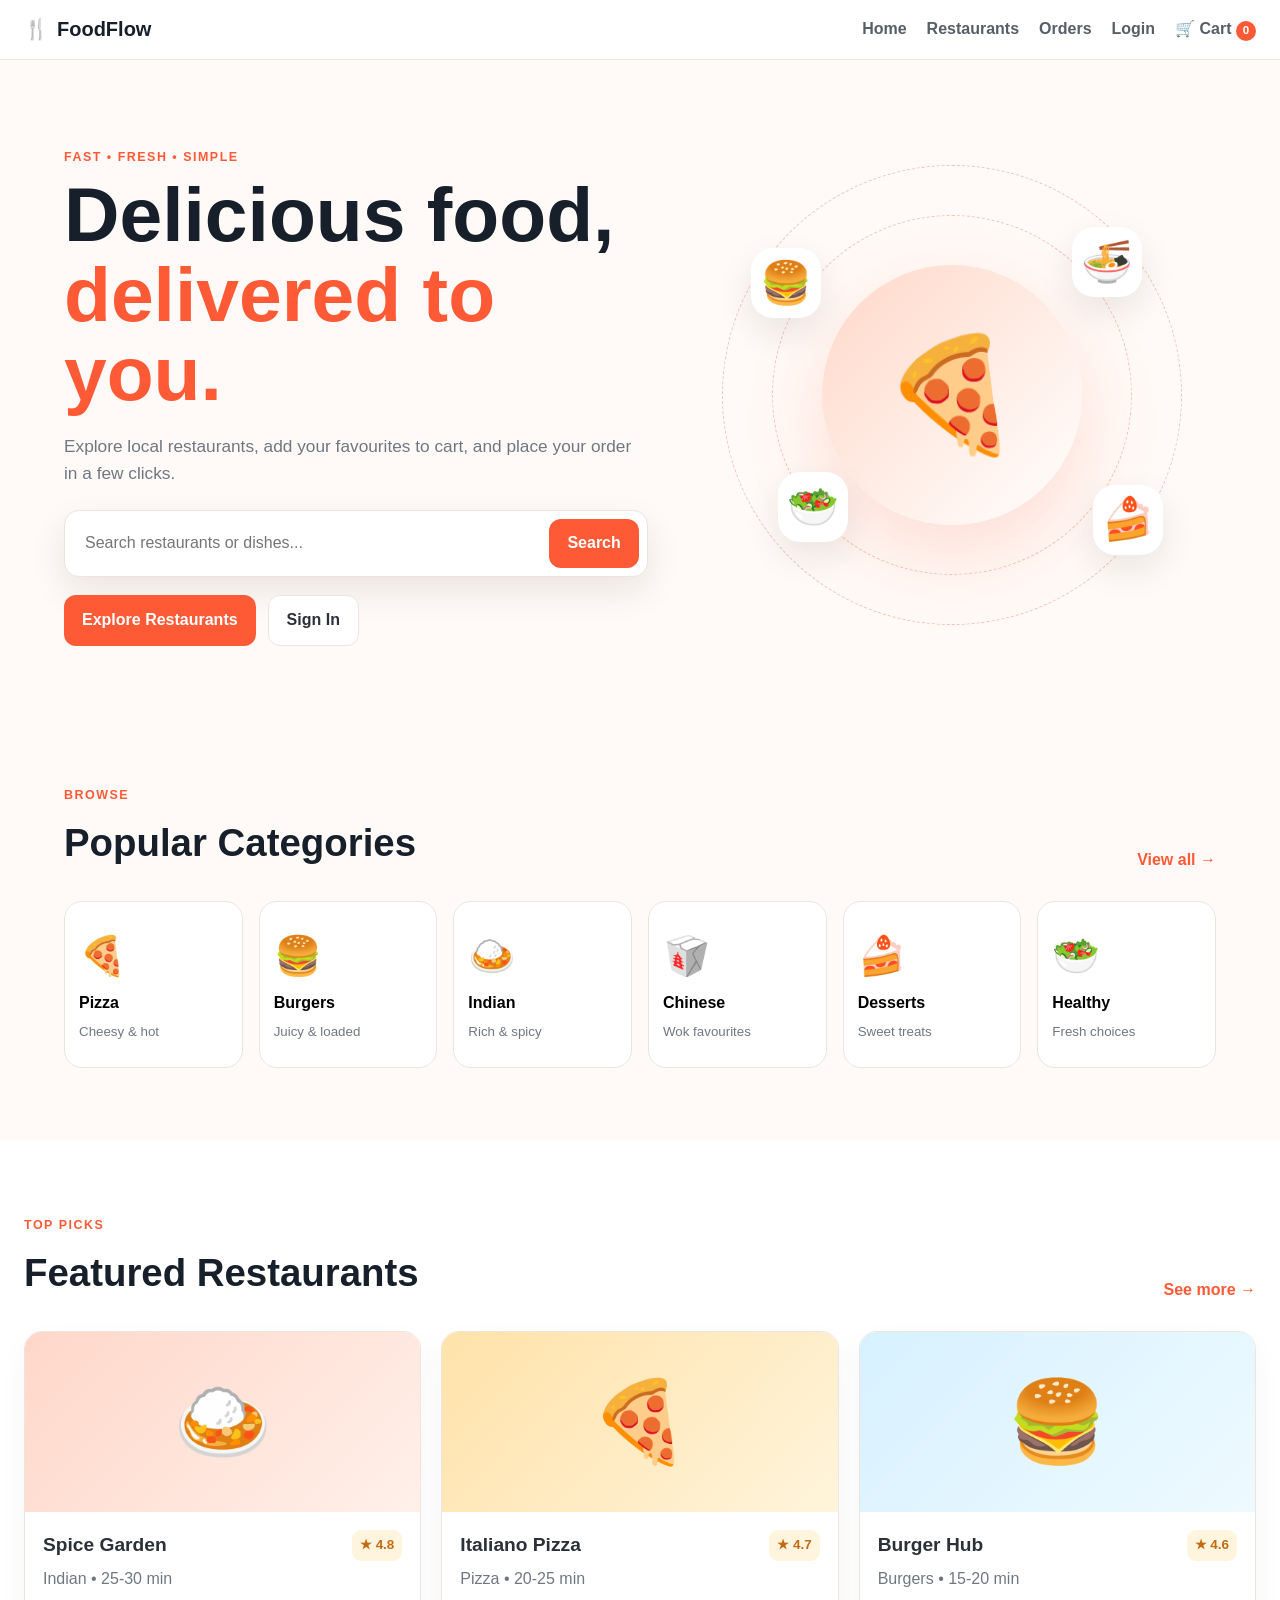
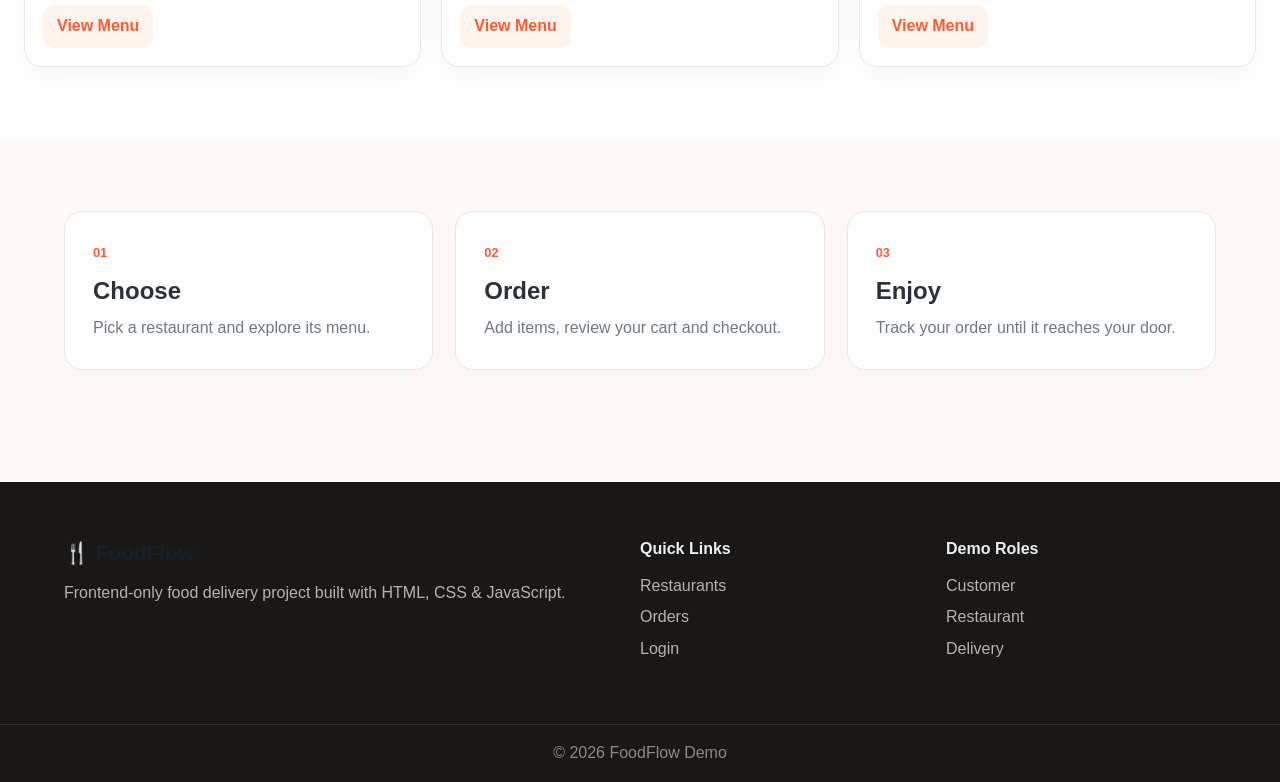
<file: FoodFlow_Complete/index.html>
<!DOCTYPE html>
<html lang="en">
<head>
  <meta charset="UTF-8">
  <meta name="viewport" content="width=device-width, initial-scale=1.0">
  <title>FoodFlow - Online Food Delivery</title>
  <link rel="stylesheet" href="css/style.css">
  <link rel="stylesheet" href="css/navbar.css">
  <link rel="stylesheet" href="css/cards.css">
  <link rel="stylesheet" href="css/responsive.css">
</head>
<body>
  <header class="navbar" id="navbar">
    <a class="logo" href="index.html">🍴 <span>FoodFlow</span></a>
    <button class="menu-toggle" aria-label="Toggle menu">☰</button>
    <nav class="nav-links">
      <a href="index.html">Home</a>
      <a href="pages/restaurants.html">Restaurants</a>
      <a href="pages/orders.html">Orders</a>
      <a href="pages/login.html" class="login-link">Login</a>
      <a href="pages/cart.html" class="cart-link">🛒 Cart <span class="cart-count">0</span></a>
    </nav>
  </header>

  <main>
    <section class="hero">
      <div class="hero-content">
        <span class="eyebrow">FAST • FRESH • SIMPLE</span>
        <h1>Delicious food,<br><span>delivered to you.</span></h1>
        <p>Explore local restaurants, add your favourites to cart, and place your order in a few clicks.</p>
        <div class="search-box">
          <input id="homeSearch" type="search" placeholder="Search restaurants or dishes...">
          <button id="homeSearchBtn" class="btn btn-primary">Search</button>
        </div>
        <div class="hero-actions">
          <a class="btn btn-primary" href="pages/restaurants.html">Explore Restaurants</a>
          <a class="btn btn-light" href="pages/login.html">Sign In</a>
        </div>
      </div>
      <div class="hero-art">
        <div class="food-orbit orbit-1"></div>
        <div class="food-orbit orbit-2"></div>
        <div class="food-circle">🍕</div>
        <span class="floating-food f1">🍔</span>
        <span class="floating-food f2">🍜</span>
        <span class="floating-food f3">🥗</span>
        <span class="floating-food f4">🍰</span>
      </div>
    </section>

    <section class="section">
      <div class="section-heading">
        <div>
          <span class="eyebrow">BROWSE</span>
          <h2>Popular Categories</h2>
        </div>
        <a href="pages/restaurants.html">View all →</a>
      </div>
      <div class="category-grid">
        <button class="category-card" data-category="Pizza"><span>🍕</span><strong>Pizza</strong><small>Cheesy & hot</small></button>
        <button class="category-card" data-category="Burgers"><span>🍔</span><strong>Burgers</strong><small>Juicy & loaded</small></button>
        <button class="category-card" data-category="Indian"><span>🍛</span><strong>Indian</strong><small>Rich & spicy</small></button>
        <button class="category-card" data-category="Chinese"><span>🥡</span><strong>Chinese</strong><small>Wok favourites</small></button>
        <button class="category-card" data-category="Desserts"><span>🍰</span><strong>Desserts</strong><small>Sweet treats</small></button>
        <button class="category-card" data-category="Healthy"><span>🥗</span><strong>Healthy</strong><small>Fresh choices</small></button>
      </div>
    </section>

    <section class="section soft-section">
      <div class="section-heading">
        <div>
          <span class="eyebrow">TOP PICKS</span>
          <h2>Featured Restaurants</h2>
        </div>
        <a href="pages/restaurants.html">See more →</a>
      </div>
      <div class="restaurant-grid">
        <article class="restaurant-card">
          <div class="restaurant-cover gradient-1"><span>🍛</span></div>
          <div class="restaurant-body">
            <div class="card-row"><h3>Spice Garden</h3><span class="rating">★ 4.8</span></div>
            <p>Indian • 25-30 min</p>
            <a class="btn btn-small" href="pages/menu.html?restaurant=spice-garden">View Menu</a>
          </div>
        </article>
        <article class="restaurant-card">
          <div class="restaurant-cover gradient-2"><span>🍕</span></div>
          <div class="restaurant-body">
            <div class="card-row"><h3>Italiano Pizza</h3><span class="rating">★ 4.7</span></div>
            <p>Pizza • 20-25 min</p>
            <a class="btn btn-small" href="pages/menu.html?restaurant=italiano-pizza">View Menu</a>
          </div>
        </article>
        <article class="restaurant-card">
          <div class="restaurant-cover gradient-3"><span>🍔</span></div>
          <div class="restaurant-body">
            <div class="card-row"><h3>Burger Hub</h3><span class="rating">★ 4.6</span></div>
            <p>Burgers • 15-20 min</p>
            <a class="btn btn-small" href="pages/menu.html?restaurant=burger-hub">View Menu</a>
          </div>
        </article>
      </div>
    </section>

    <section class="section">
      <div class="steps-container">
        <div><span>01</span><h3>Choose</h3><p>Pick a restaurant and explore its menu.</p></div>
        <div><span>02</span><h3>Order</h3><p>Add items, review your cart and checkout.</p></div>
        <div><span>03</span><h3>Enjoy</h3><p>Track your order until it reaches your door.</p></div>
      </div>
    </section>
  </main>

  <footer class="footer">
    <div class="footer-container">
      <div><div class="logo">🍴 FoodFlow</div><p>Frontend-only food delivery project built with HTML, CSS & JavaScript.</p></div>
      <div><h4>Quick Links</h4><a href="pages/restaurants.html">Restaurants</a><a href="pages/orders.html">Orders</a><a href="pages/login.html">Login</a></div>
      <div><h4>Demo Roles</h4><p>Customer</p><p>Restaurant</p><p>Delivery</p></div>
    </div>
    <div class="footer-bottom">© 2026 FoodFlow Demo</div>
  </footer>

  <script src="js/main.js"></script>
  <script src="js/auth.js"></script>
</body>
</html>
</file>
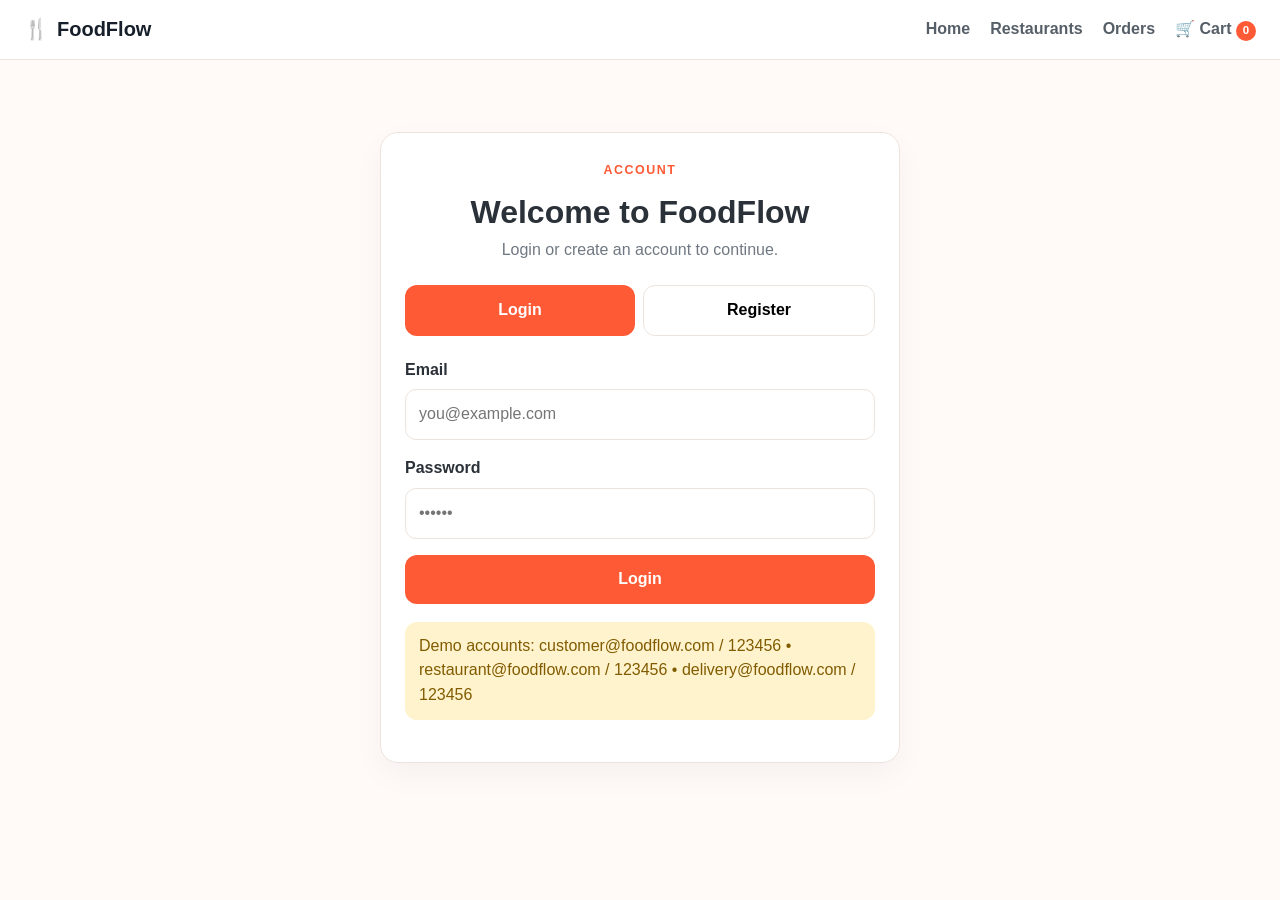
<file: FoodFlow_Complete/delivery/dashboard.html>
<!DOCTYPE html>
<html lang="en"><head><meta charset="UTF-8"><meta name="viewport" content="width=device-width,initial-scale=1.0"><title>Delivery Dashboard - FoodFlow</title><link rel="stylesheet" href="../css/style.css"><link rel="stylesheet" href="../css/navbar.css"><link rel="stylesheet" href="../css/responsive.css"><style>.stats{display:grid;grid-template-columns:repeat(3,1fr);gap:15px;margin:20px auto;max-width:1200px;padding:0 24px}.stat{background:#fff;border:1px solid var(--border);padding:20px;border-radius:16px}.stat small{color:var(--muted)}.stat strong{display:block;font-size:2rem;margin-top:6px}@media(max-width:700px){.stats{grid-template-columns:1fr}}</style></head>
<body data-role="delivery"><header class="navbar"><a class="logo" href="../index.html">🍴 <span>FoodFlow</span></a><nav class="nav-links"><a href="dashboard.html">Dashboard</a><a href="deliveries.html">Deliveries</a><a href="../index.html">Customer View</a><a href="#" data-logout>Logout</a></nav><button class="menu-toggle">☰</button></header>
<main><div class="page-header"><span class="eyebrow">DELIVERY PANEL</span><h1>Delivery Dashboard</h1><p>Pick up and deliver customer orders.</p></div><div class="stats"><div class="stat"><small>Total Orders</small><strong data-stat="orders">0</strong></div><div class="stat"><small>Active</small><strong data-stat="pending">0</strong></div><div class="stat"><small>Customers</small><strong data-stat="customers">0</strong></div></div><section class="section" style="padding-top:10px;max-width:1000px"><h2 style="margin-bottom:14px">Active Deliveries</h2><div data-order-list></div></section></main><script src="../js/auth.js"></script><script src="../js/dashboard.js"></script></body></html>
</file>
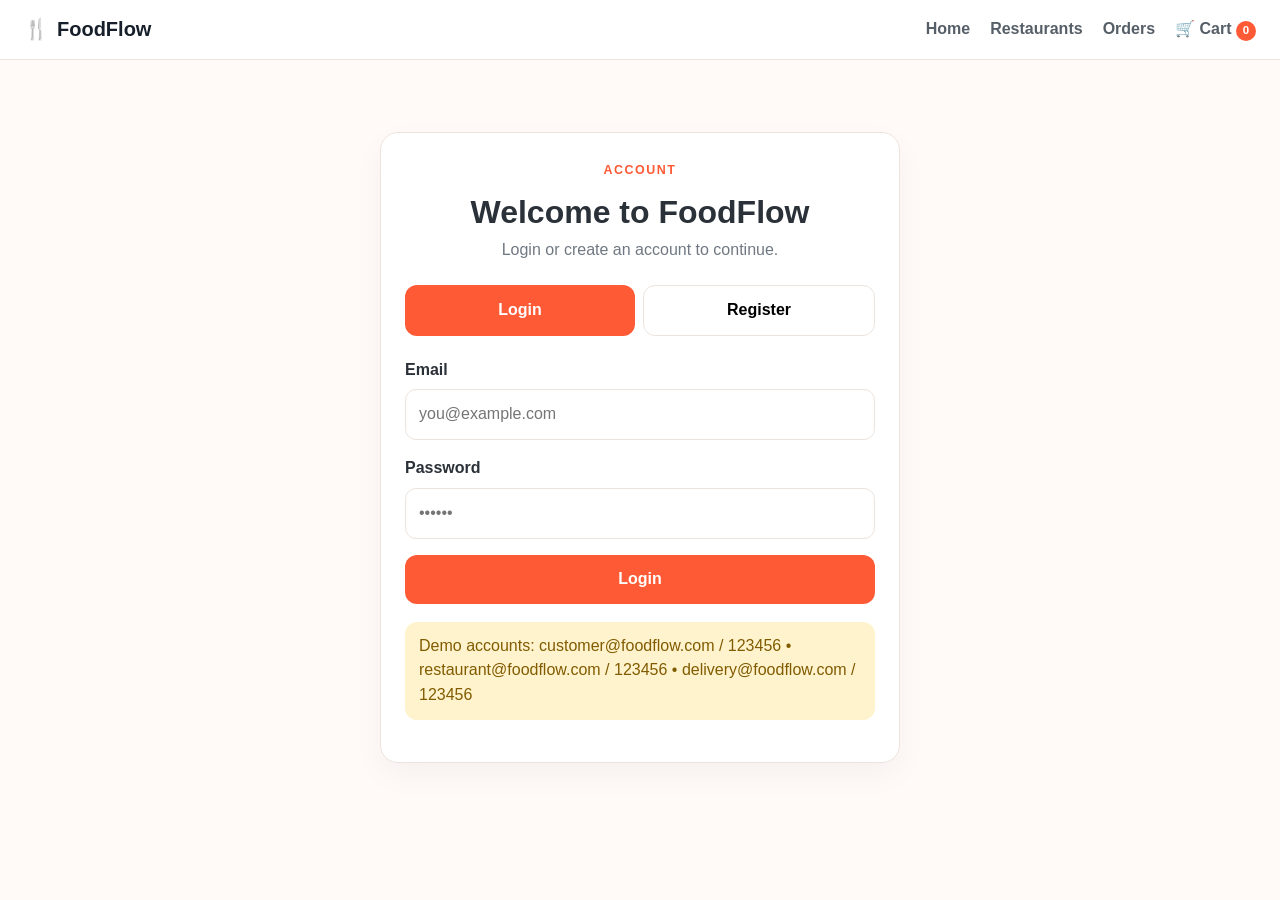
<file: FoodFlow_Complete/delivery/deliveries.html>
<!DOCTYPE html>
<html lang="en"><head><meta charset="UTF-8"><meta name="viewport" content="width=device-width,initial-scale=1.0"><title>Deliveries - FoodFlow</title><link rel="stylesheet" href="../css/style.css"><link rel="stylesheet" href="../css/navbar.css"><link rel="stylesheet" href="../css/responsive.css"></head>
<body data-role="delivery"><header class="navbar"><a class="logo" href="../index.html">🍴 <span>FoodFlow</span></a><nav class="nav-links"><a href="dashboard.html">Dashboard</a><a href="deliveries.html">Deliveries</a><a href="#" data-logout>Logout</a></nav><button class="menu-toggle">☰</button></header>
<main><div class="page-header"><span class="eyebrow">DELIVERY QUEUE</span><h1>Deliveries</h1><p>Manage pickup and delivery status.</p></div><section class="section" style="padding-top:10px;max-width:1000px"><div data-order-list></div></section></main><script src="../js/auth.js"></script><script src="../js/dashboard.js"></script></body></html>
</file>
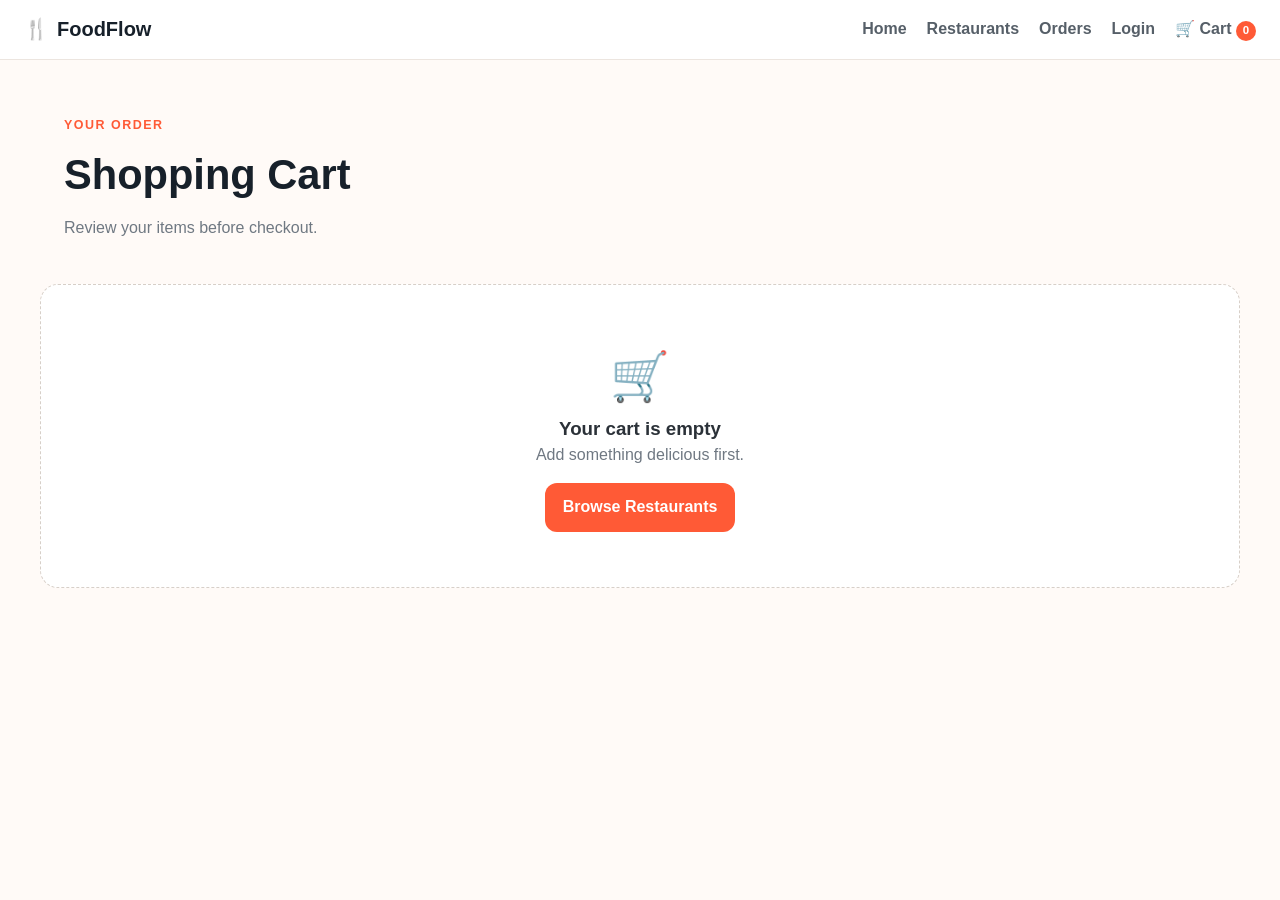
<file: FoodFlow_Complete/pages/cart.html>
<!DOCTYPE html>
<html lang="en"><head><meta charset="UTF-8"><meta name="viewport" content="width=device-width,initial-scale=1.0"><title>Cart - FoodFlow</title><link rel="stylesheet" href="../css/style.css"><link rel="stylesheet" href="../css/navbar.css"><link rel="stylesheet" href="../css/responsive.css">
<style>.cart-layout{max-width:1200px;margin:0 auto;padding:15px 24px 70px;display:grid;grid-template-columns:1.5fr .8fr;gap:22px}.cart-row{display:grid;grid-template-columns:58px 1fr auto auto auto;gap:14px;align-items:center;padding:13px 0;border-bottom:1px solid var(--border)}.cart-row:last-child{border-bottom:0}.cart-thumb{width:58px;height:58px;border-radius:14px;display:grid;place-items:center;background:#fff1eb;font-size:2rem}.cart-info{display:flex;flex-direction:column}.cart-info small{color:var(--muted)}.summary-line{display:flex;justify-content:space-between;padding:8px 0}.summary-total{display:flex;justify-content:space-between;border-top:1px solid var(--border);margin-top:10px;padding-top:15px;font-size:1.2rem}.qty-box{display:flex;align-items:center;gap:10px}.qty-box button{width:31px;height:31px;border-radius:9px;background:#fff0ea;color:var(--primary);font-weight:900}.remove-item{background:none;color:#a09a95;font-size:1.1rem}@media(max-width:850px){.cart-layout{grid-template-columns:1fr}.cart-row{grid-template-columns:52px 1fr auto}.cart-row>.remove-item{justify-self:end}.cart-row>.qty-box{grid-column:2}.cart-row>strong:last-of-type{grid-column:3;grid-row:1/3}.cart-thumb{width:52px;height:52px}}</style></head>
<body><header class="navbar"><a class="logo" href="../index.html">🍴 <span>FoodFlow</span></a><nav class="nav-links"><a href="../index.html">Home</a><a href="restaurants.html">Restaurants</a><a href="orders.html">Orders</a><a href="login.html" class="login-link">Login</a><a href="cart.html">🛒 Cart <span class="cart-count">0</span></a></nav><button class="menu-toggle">☰</button></header>
<main><div class="page-header"><span class="eyebrow">YOUR ORDER</span><h1>Shopping Cart</h1><p>Review your items before checkout.</p></div>
<div id="cartEmpty" class="empty-state" style="max-width:1200px;margin:15px auto 70px"><div style="font-size:3rem">🛒</div><h3>Your cart is empty</h3><p class="muted">Add something delicious first.</p><a href="restaurants.html" class="btn btn-primary" style="margin-top:15px">Browse Restaurants</a></div>
<div id="cartSummary" class="cart-layout" style="display:none"><div id="cartItems" style="display:flex;flex-direction:column;gap:15px"></div><aside class="panel"><h3>Bill Summary</h3><div class="summary-line"><span>Subtotal</span><strong id="subtotal">₹0</strong></div><div class="summary-line"><span>Delivery Fee</span><strong id="deliveryFee">₹0</strong></div><div class="summary-line"><span>Platform Fee</span><strong id="platformFee">₹0</strong></div><div class="summary-total"><span>Total</span><strong id="grandTotal">₹0</strong></div><button id="checkoutBtn" class="btn btn-primary" style="width:100%;margin-top:18px">Proceed to Checkout</button><button id="clearCart" class="btn btn-light" style="width:100%;margin-top:9px">Clear Cart</button></aside></div></main>
<script src="../js/main.js"></script><script src="../js/auth.js"></script><script src="../js/cart.js"></script></body></html>
</file>
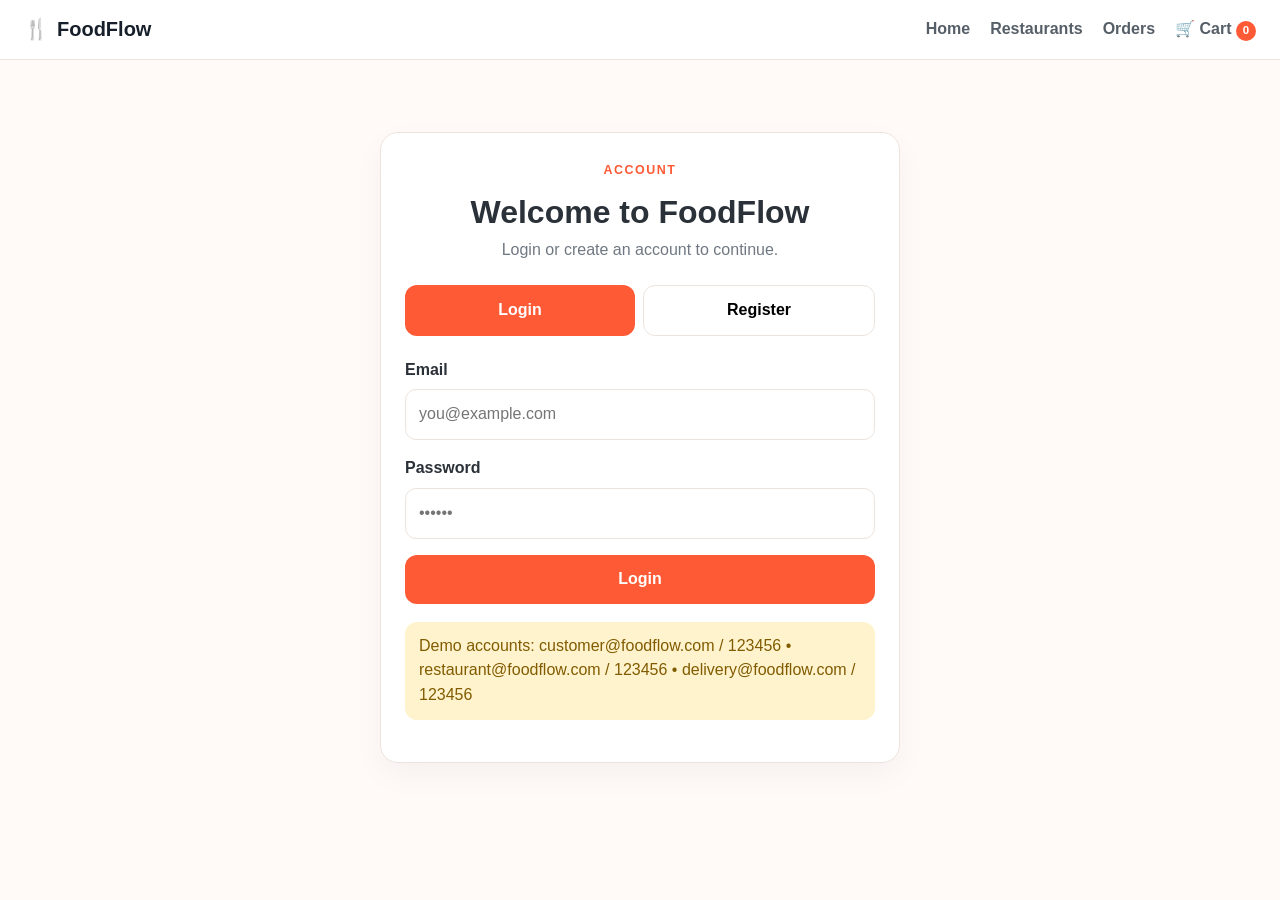
<file: FoodFlow_Complete/pages/checkout.html>
<!DOCTYPE html>
<html lang="en"><head><meta charset="UTF-8"><meta name="viewport" content="width=device-width,initial-scale=1.0"><title>Checkout - FoodFlow</title><link rel="stylesheet" href="../css/style.css"><link rel="stylesheet" href="../css/navbar.css"><link rel="stylesheet" href="../css/responsive.css"></head>
<body><header class="navbar"><a class="logo" href="../index.html">🍴 <span>FoodFlow</span></a><nav class="nav-links"><a href="../index.html">Home</a><a href="restaurants.html">Restaurants</a><a href="orders.html">Orders</a><a href="cart.html">🛒 Cart <span class="cart-count">0</span></a></nav><button class="menu-toggle">☰</button></header>
<main><div class="page-header"><span class="eyebrow">FINAL STEP</span><h1>Checkout</h1><p>Enter delivery details and place your order.</p></div>
<section class="section" style="padding-top:10px"><form id="checkoutForm" class="cart-layout" style="padding:0;max-width:1200px"><div class="panel"><h3>Delivery Details</h3><div class="form-group"><label>Name</label><input id="customerName" readonly></div><div class="form-group"><label>Email</label><input id="customerEmail" readonly></div><div class="form-group"><label>Phone</label><input id="phone" required pattern="[0-9]{10}" placeholder="10-digit phone number"></div><div class="form-group"><label>Address</label><textarea id="address" rows="3" required placeholder="House no., street, area"></textarea></div><div class="form-group"><label>City</label><input id="city" required value="Guntur"></div><div class="form-group"><label>Pincode</label><input id="pincode" required pattern="[0-9]{6}" placeholder="522xxx"></div><div class="form-group"><label>Payment Method</label><select id="payment"><option>Cash on Delivery</option><option>UPI (Demo)</option><option>Card (Demo)</option></select></div><button class="btn btn-primary" style="width:100%">Place Order</button></div>
<aside class="panel"><h3>Order Summary</h3><div class="summary-line"><span>Subtotal</span><strong id="checkoutSubtotal">₹0</strong></div><div class="summary-line"><span>Delivery</span><strong id="checkoutDelivery">₹0</strong></div><div class="summary-line"><span>Platform Fee</span><strong id="checkoutFee">₹0</strong></div><div class="summary-total"><span>Total</span><strong id="checkoutTotal">₹0</strong></div></aside></form></section></main>
<script src="../js/main.js"></script><script src="../js/auth.js"></script><script src="../js/checkout.js"></script></body></html>
</file>
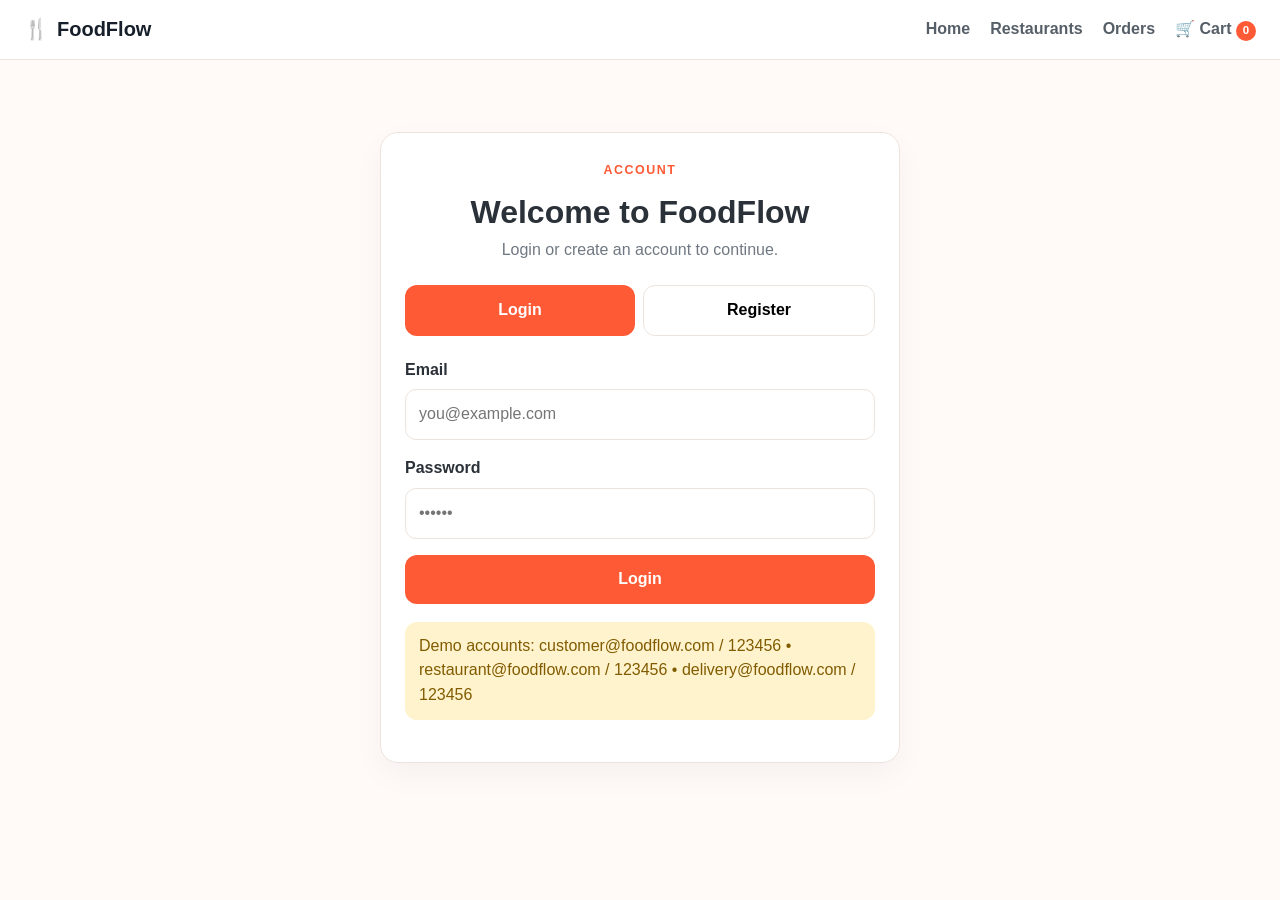
<file: FoodFlow_Complete/pages/login.html>
<!DOCTYPE html>
<html lang="en"><head><meta charset="UTF-8"><meta name="viewport" content="width=device-width,initial-scale=1.0"><title>Login - FoodFlow</title><link rel="stylesheet" href="../css/style.css"><link rel="stylesheet" href="../css/navbar.css"><link rel="stylesheet" href="../css/responsive.css"></head>
<body>
<header class="navbar"><a class="logo" href="../index.html">🍴 <span>FoodFlow</span></a><nav class="nav-links"><a href="../index.html">Home</a><a href="restaurants.html">Restaurants</a><a href="orders.html" class="login-link">Orders</a><a href="cart.html">🛒 Cart <span class="cart-count">0</span></a></nav><button class="menu-toggle">☰</button></header>
<main class="section"><div style="max-width:520px;margin:auto"><div class="panel"><div class="center"><span class="eyebrow">ACCOUNT</span><h1>Welcome to FoodFlow</h1><p class="muted">Login or create an account to continue.</p></div>
<div style="display:flex;gap:8px;margin:22px 0"><button id="loginTab" class="btn btn-primary" style="flex:1">Login</button><button id="registerTab" class="btn btn-light" style="flex:1">Register</button></div>
<div id="authMessage" style="display:none"></div>
<form id="loginForm"><div class="form-group"><label>Email</label><input name="email" type="email" required placeholder="you@example.com"></div><div class="form-group"><label>Password</label><input name="password" type="password" required placeholder="••••••"></div><button class="btn btn-primary" style="width:100%">Login</button></form>
<form id="registerForm" style="display:none"><div class="form-group"><label>Name</label><input name="name" required></div><div class="form-group"><label>Email</label><input name="email" type="email" required></div><div class="form-group"><label>Password</label><input name="password" type="password" minlength="6" required></div><div class="form-group"><label>Role</label><select name="role"><option value="customer">Customer</option><option value="restaurant">Restaurant</option><option value="delivery">Delivery Partner</option></select></div><button class="btn btn-primary" style="width:100%">Create Account</button></form>
<div class="notice" style="margin-top:18px">Demo accounts: customer@foodflow.com / 123456 • restaurant@foodflow.com / 123456 • delivery@foodflow.com / 123456</div>
</div></div></main>
<script src="../js/main.js"></script><script src="../js/auth.js"></script>
<script>
document.addEventListener("DOMContentLoaded",()=>{
 const lt=document.getElementById("loginTab"),rt=document.getElementById("registerTab"),lf=document.getElementById("loginForm"),rf=document.getElementById("registerForm");
 lt.onclick=()=>{lf.style.display="block";rf.style.display="none";lt.className="btn btn-primary";rt.className="btn btn-light"};
 rt.onclick=()=>{lf.style.display="none";rf.style.display="block";rt.className="btn btn-primary";lt.className="btn btn-light"};
});
</script></body></html>
</file>
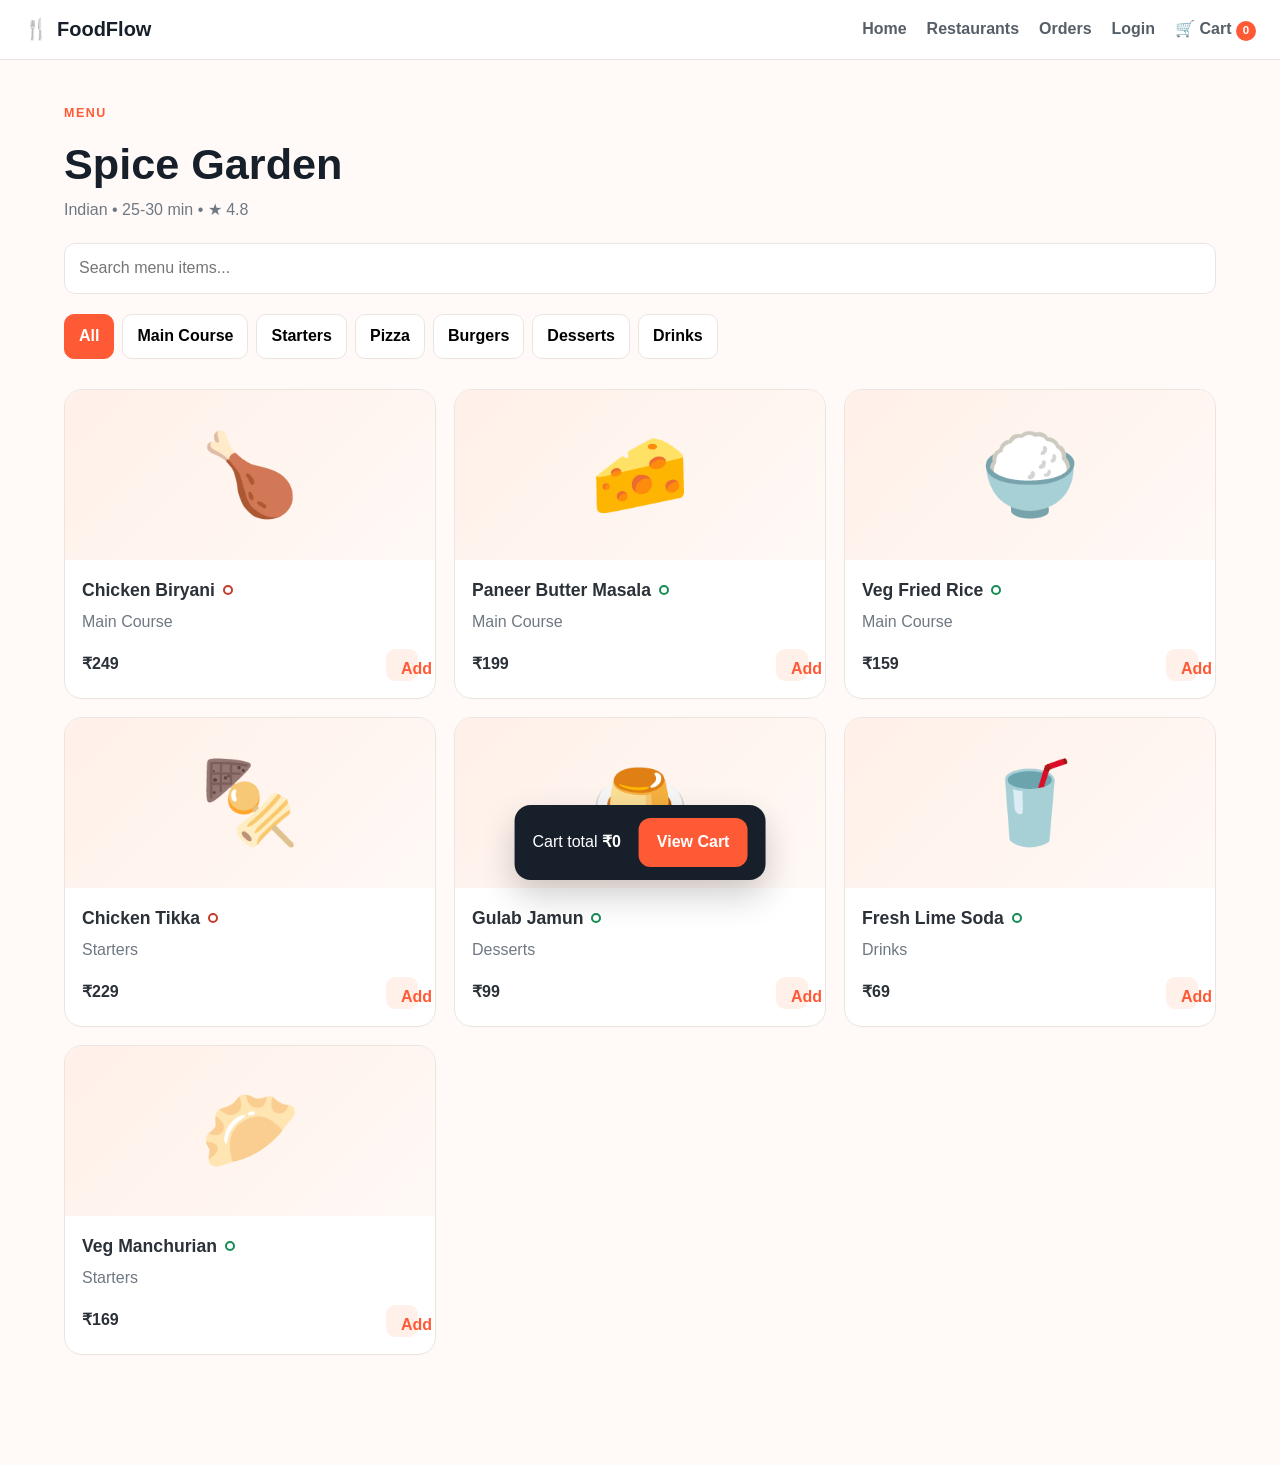
<file: FoodFlow_Complete/pages/menu.html>
<!DOCTYPE html>
<html lang="en"><head><meta charset="UTF-8"><meta name="viewport" content="width=device-width,initial-scale=1.0"><title>Menu - FoodFlow</title><link rel="stylesheet" href="../css/style.css"><link rel="stylesheet" href="../css/navbar.css"><link rel="stylesheet" href="../css/responsive.css">
<style>
.menu-header{max-width:1200px;margin:auto;padding:40px 24px 20px}.menu-header h1{font-size:2.7rem;color:var(--dark)}.menu-tools{max-width:1200px;margin:auto;padding:0 24px 20px;display:flex;gap:12px;align-items:center}.menu-tools input{flex:1;padding:12px 14px;border:1px solid var(--border);border-radius:11px}.menu-tabs{max-width:1200px;margin:0 auto;padding:0 24px 20px;display:flex;gap:8px;flex-wrap:wrap}.menu-tab{padding:9px 14px;border-radius:10px;background:#fff;border:1px solid var(--border);font-weight:700}.menu-tab.active{background:var(--primary);color:#fff;border-color:var(--primary)}.menu-grid{max-width:1200px;margin:auto;padding:10px 24px 110px;display:grid;grid-template-columns:repeat(3,1fr);gap:18px}.menu-card{background:#fff;border:1px solid var(--border);border-radius:18px;overflow:hidden}.menu-image{height:170px;display:grid;place-items:center;background:linear-gradient(135deg,#fff0e9,#fff9f5);font-size:5rem}.menu-body{padding:17px}.menu-title-row{display:flex;align-items:center;gap:8px}.menu-title-row h3{font-size:1.1rem}.menu-body p{color:var(--muted);margin:6px 0 14px}.veg-dot{width:10px;height:10px;border-radius:50%;border:2px solid #168b55;display:inline-block}.veg-dot.nonveg{border-color:#c53b2e}.menu-bottom{display:flex;align-items:center;justify-content:space-between}.qty-box{display:flex;align-items:center;gap:10px}.qty-box button{width:32px;height:32px;border-radius:9px;background:#fff0ea;color:var(--primary);font-weight:900}.qty-box b{min-width:15px;text-align:center}.add-btn{padding:8px 15px;background:var(--primary);color:#fff;border-radius:9px;font-weight:800}.floating-cart{position:fixed;left:50%;transform:translateX(-50%);bottom:20px;z-index:999;display:flex;align-items:center;gap:18px;background:#17202a;color:#fff;padding:13px 18px;border-radius:16px;box-shadow:0 15px 35px rgba(0,0,0,.2)}
@media(max-width:900px){.menu-grid{grid-template-columns:repeat(2,1fr)}}@media(max-width:600px){.menu-grid{grid-template-columns:1fr}.menu-header,.menu-tools,.menu-tabs{padding-left:16px;padding-right:16px}.menu-tools{flex-direction:column;align-items:stretch}}
</style></head>
<body>
<header class="navbar"><a class="logo" href="../index.html">🍴 <span>FoodFlow</span></a><nav class="nav-links"><a href="../index.html">Home</a><a href="restaurants.html">Restaurants</a><a href="orders.html">Orders</a><a href="login.html" class="login-link">Login</a><a href="cart.html">🛒 Cart <span class="cart-count">0</span></a></nav><button class="menu-toggle">☰</button></header>
<main><div class="menu-header"><span class="eyebrow">MENU</span><h1 id="restaurantName">Restaurant</h1><p class="muted" id="restaurantMeta"></p></div>
<div class="menu-tools"><input id="menuSearch" placeholder="Search menu items..."></div>
<div class="menu-tabs"><button class="menu-tab active" data-category="All">All</button><button class="menu-tab" data-category="Main Course">Main Course</button><button class="menu-tab" data-category="Starters">Starters</button><button class="menu-tab" data-category="Pizza">Pizza</button><button class="menu-tab" data-category="Burgers">Burgers</button><button class="menu-tab" data-category="Desserts">Desserts</button><button class="menu-tab" data-category="Drinks">Drinks</button></div>
<div id="menuGrid" class="menu-grid"></div><div class="floating-cart"><span>Cart total <b id="floatingTotal">₹0</b></span><button id="viewCart" class="btn btn-primary">View Cart</button></div>
</main><script src="../js/main.js"></script><script src="../js/auth.js"></script><script src="../js/menu.js"></script></body></html>
</file>
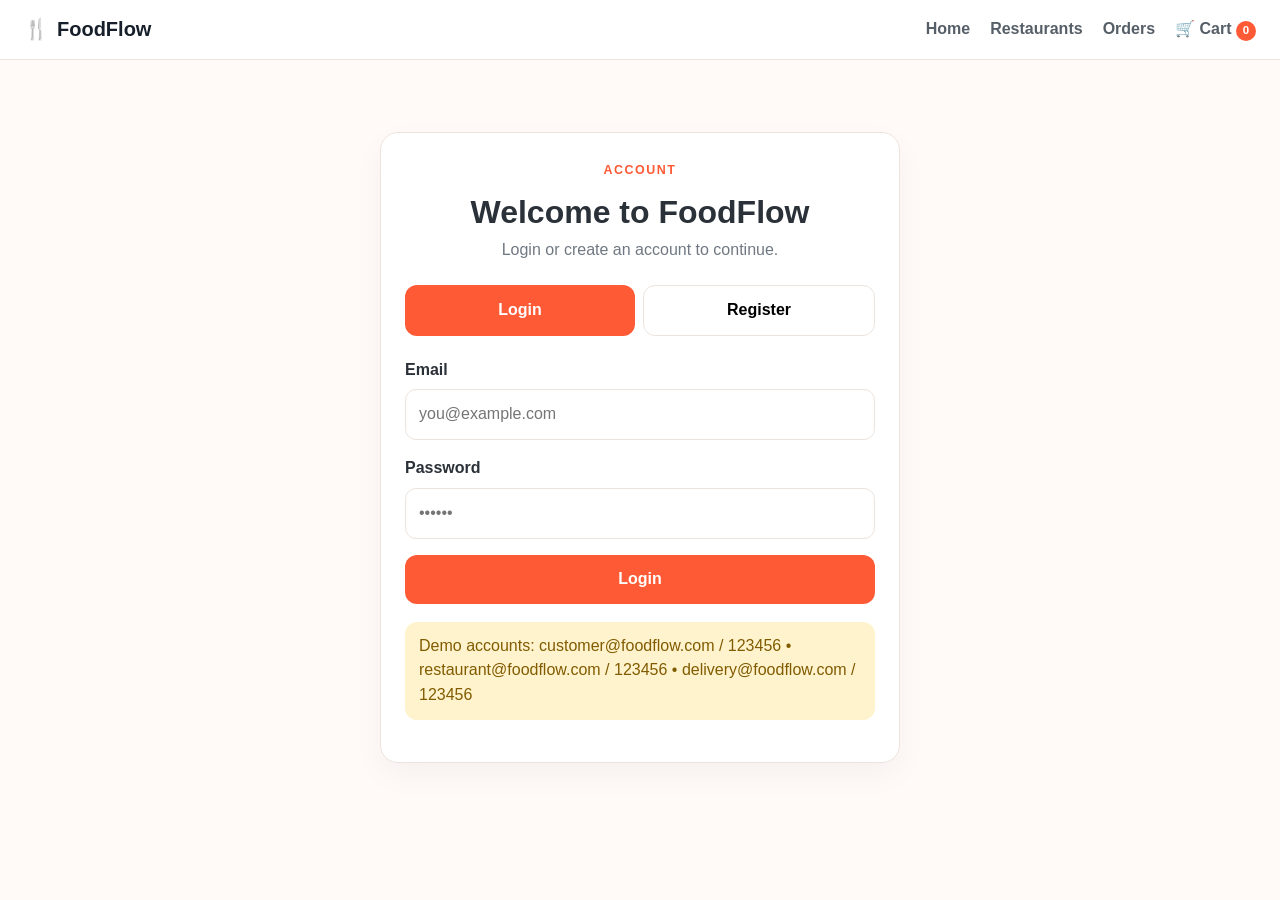
<file: FoodFlow_Complete/pages/orders.html>
<!DOCTYPE html>
<html lang="en"><head><meta charset="UTF-8"><meta name="viewport" content="width=device-width,initial-scale=1.0"><title>Orders - FoodFlow</title><link rel="stylesheet" href="../css/style.css"><link rel="stylesheet" href="../css/navbar.css"><link rel="stylesheet" href="../css/responsive.css"><style>.order-card{margin-bottom:16px}.order-items{display:grid;gap:6px;margin-top:15px;padding-top:15px;border-top:1px solid var(--border);color:#4e555d}.compact{padding:10px 0}</style></head>
<body><header class="navbar"><a class="logo" href="../index.html">🍴 <span>FoodFlow</span></a><nav class="nav-links"><a href="../index.html">Home</a><a href="restaurants.html">Restaurants</a><a href="orders.html">Orders</a><a href="login.html" class="login-link">Login</a><a href="cart.html">🛒 Cart <span class="cart-count">0</span></a></nav><button class="menu-toggle">☰</button></header>
<main><div class="page-header"><span class="eyebrow">HISTORY</span><h1>My Orders</h1><p>View previous orders and track current deliveries.</p></div><section class="section" style="padding-top:10px;max-width:900px"><div id="ordersList"></div></section></main>
<script src="../js/main.js"></script><script src="../js/auth.js"></script><script src="../js/orders.js"></script></body></html>
</file>
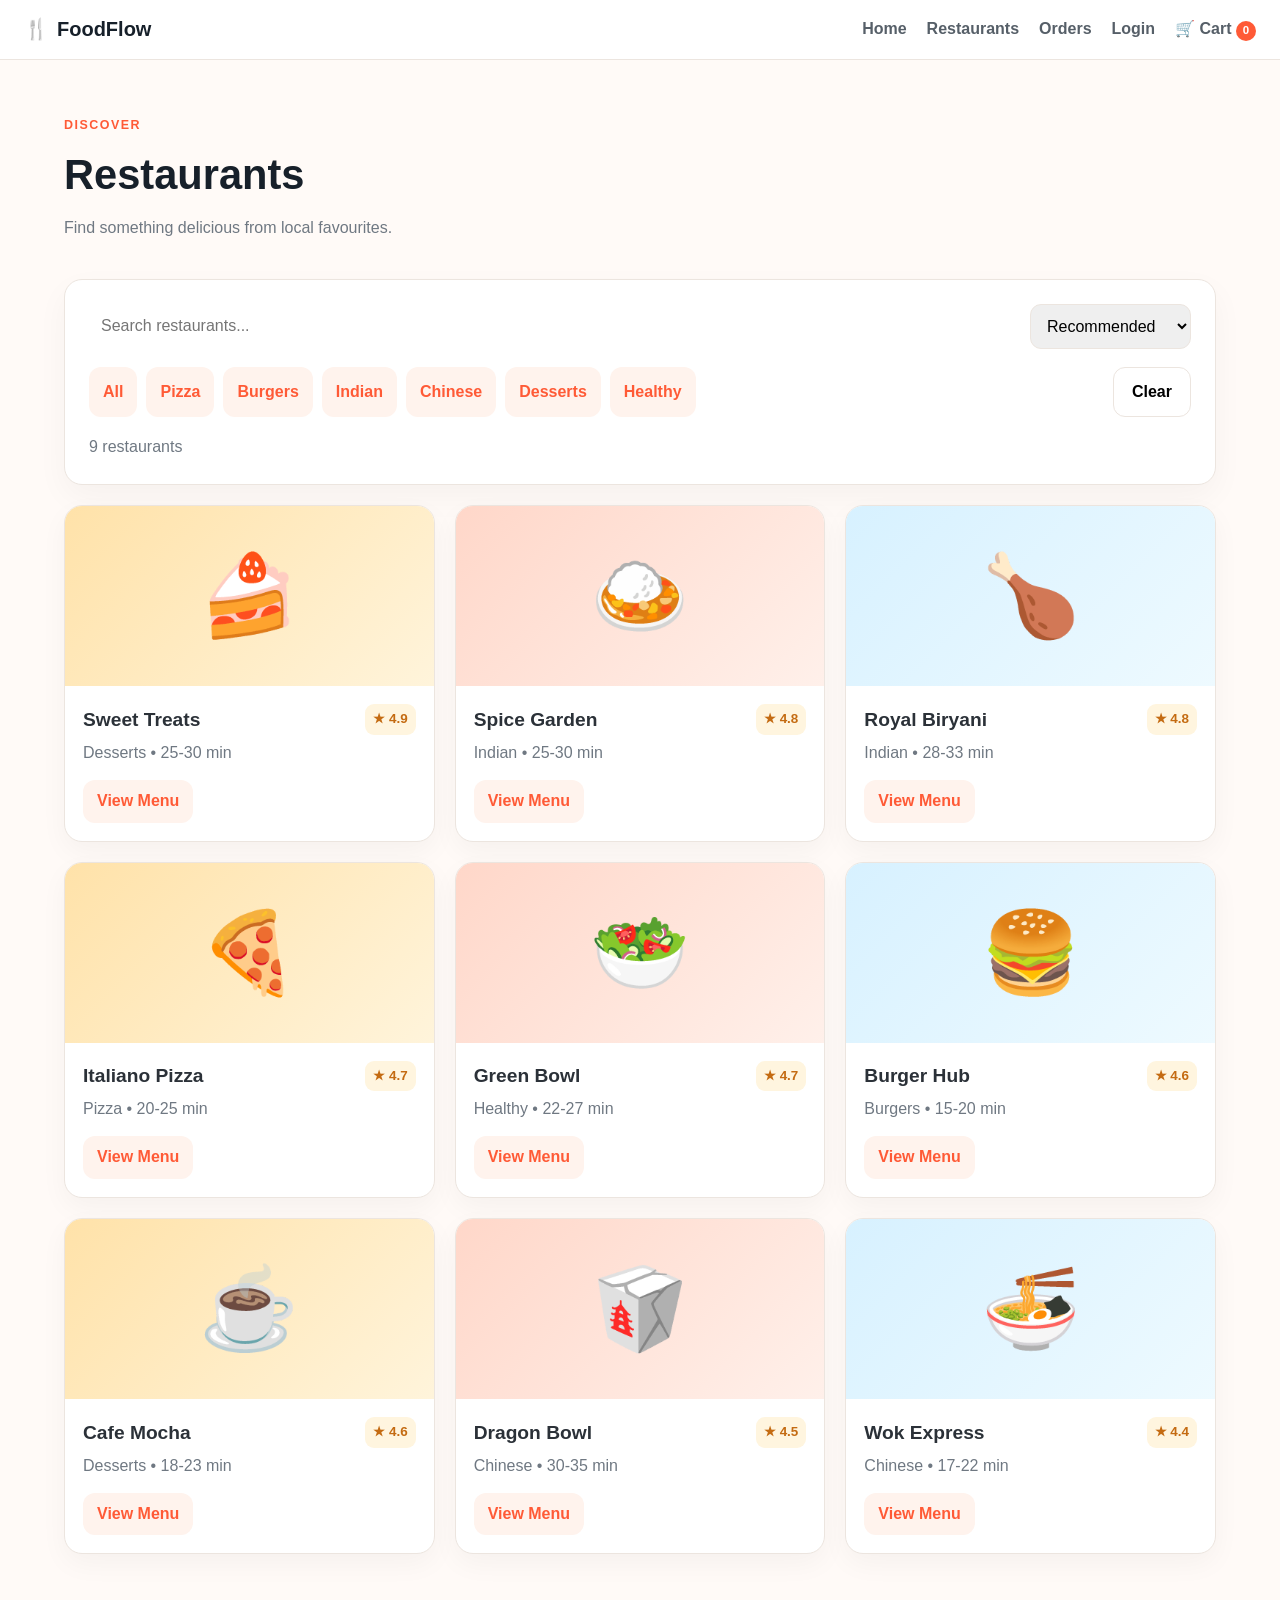
<file: FoodFlow_Complete/pages/restaurants.html>
<!DOCTYPE html>
<html lang="en"><head><meta charset="UTF-8"><meta name="viewport" content="width=device-width,initial-scale=1.0"><title>Restaurants - FoodFlow</title><link rel="stylesheet" href="../css/style.css"><link rel="stylesheet" href="../css/navbar.css"><link rel="stylesheet" href="../css/cards.css"><link rel="stylesheet" href="../css/responsive.css"></head>
<body>
<header class="navbar"><a class="logo" href="../index.html">🍴 <span>FoodFlow</span></a><nav class="nav-links"><a href="../index.html">Home</a><a href="restaurants.html">Restaurants</a><a href="orders.html">Orders</a><a href="login.html" class="login-link">Login</a><a href="cart.html">🛒 Cart <span class="cart-count">0</span></a></nav><button class="menu-toggle">☰</button></header>
<main><div class="page-header"><span class="eyebrow">DISCOVER</span><h1>Restaurants</h1><p>Find something delicious from local favourites.</p></div>
<section class="section" style="padding-top:10px"><div class="panel">
<div class="search-box" style="max-width:none;box-shadow:none;border:0;padding:0"><input id="restaurantSearch" type="search" placeholder="Search restaurants..."><select id="sortRestaurants" style="max-width:220px;border:1px solid var(--border);border-radius:11px;padding:12px"><option value="recommended">Recommended</option><option value="rating">Highest Rated</option><option value="delivery">Fastest Delivery</option><option value="name">Name A-Z</option></select></div>
<div style="display:flex;flex-wrap:wrap;gap:9px;margin:18px 0"><button class="btn btn-small filter-btn active" data-category="All">All</button><button class="btn btn-small filter-btn" data-category="Pizza">Pizza</button><button class="btn btn-small filter-btn" data-category="Burgers">Burgers</button><button class="btn btn-small filter-btn" data-category="Indian">Indian</button><button class="btn btn-small filter-btn" data-category="Chinese">Chinese</button><button class="btn btn-small filter-btn" data-category="Desserts">Desserts</button><button class="btn btn-small filter-btn" data-category="Healthy">Healthy</button><button id="clearRestaurantFilters" class="btn btn-light" style="margin-left:auto">Clear</button></div>
<div class="muted" id="resultCount"></div></div>
<div id="restaurantGrid" class="restaurant-grid" style="margin-top:20px"><article class="restaurant-card" data-name="Spice Garden" data-category="Indian" data-rating="4.8" data-delivery="25" data-search="Spice Garden Indian">
<div class="restaurant-cover gradient-1"><span>🍛</span></div><div class="restaurant-body"><div class="card-row"><h3>Spice Garden</h3><span class="rating">★ 4.8</span></div><p>Indian • 25-30 min</p><a class="btn btn-small" href="menu.html?restaurant=spice-garden">View Menu</a></div></article>
<article class="restaurant-card" data-name="Italiano Pizza" data-category="Pizza" data-rating="4.7" data-delivery="20" data-search="Italiano Pizza Pizza">
<div class="restaurant-cover gradient-2"><span>🍕</span></div><div class="restaurant-body"><div class="card-row"><h3>Italiano Pizza</h3><span class="rating">★ 4.7</span></div><p>Pizza • 20-25 min</p><a class="btn btn-small" href="menu.html?restaurant=italiano-pizza">View Menu</a></div></article>
<article class="restaurant-card" data-name="Burger Hub" data-category="Burgers" data-rating="4.6" data-delivery="15" data-search="Burger Hub Burgers">
<div class="restaurant-cover gradient-3"><span>🍔</span></div><div class="restaurant-body"><div class="card-row"><h3>Burger Hub</h3><span class="rating">★ 4.6</span></div><p>Burgers • 15-20 min</p><a class="btn btn-small" href="menu.html?restaurant=burger-hub">View Menu</a></div></article>
<article class="restaurant-card" data-name="Dragon Bowl" data-category="Chinese" data-rating="4.5" data-delivery="30" data-search="Dragon Bowl Chinese">
<div class="restaurant-cover gradient-1"><span>🥡</span></div><div class="restaurant-body"><div class="card-row"><h3>Dragon Bowl</h3><span class="rating">★ 4.5</span></div><p>Chinese • 30-35 min</p><a class="btn btn-small" href="menu.html?restaurant=dragon-bowl">View Menu</a></div></article>
<article class="restaurant-card" data-name="Sweet Treats" data-category="Desserts" data-rating="4.9" data-delivery="25" data-search="Sweet Treats Desserts">
<div class="restaurant-cover gradient-2"><span>🍰</span></div><div class="restaurant-body"><div class="card-row"><h3>Sweet Treats</h3><span class="rating">★ 4.9</span></div><p>Desserts • 25-30 min</p><a class="btn btn-small" href="menu.html?restaurant=sweet-treats">View Menu</a></div></article>
<article class="restaurant-card" data-name="Royal Biryani" data-category="Indian" data-rating="4.8" data-delivery="28" data-search="Royal Biryani Indian">
<div class="restaurant-cover gradient-3"><span>🍗</span></div><div class="restaurant-body"><div class="card-row"><h3>Royal Biryani</h3><span class="rating">★ 4.8</span></div><p>Indian • 28-33 min</p><a class="btn btn-small" href="menu.html?restaurant=royal-biryani">View Menu</a></div></article>
<article class="restaurant-card" data-name="Green Bowl" data-category="Healthy" data-rating="4.7" data-delivery="22" data-search="Green Bowl Healthy">
<div class="restaurant-cover gradient-1"><span>🥗</span></div><div class="restaurant-body"><div class="card-row"><h3>Green Bowl</h3><span class="rating">★ 4.7</span></div><p>Healthy • 22-27 min</p><a class="btn btn-small" href="menu.html?restaurant=green-bowl">View Menu</a></div></article>
<article class="restaurant-card" data-name="Cafe Mocha" data-category="Desserts" data-rating="4.6" data-delivery="18" data-search="Cafe Mocha Desserts">
<div class="restaurant-cover gradient-2"><span>☕</span></div><div class="restaurant-body"><div class="card-row"><h3>Cafe Mocha</h3><span class="rating">★ 4.6</span></div><p>Desserts • 18-23 min</p><a class="btn btn-small" href="menu.html?restaurant=cafe-mocha">View Menu</a></div></article>
<article class="restaurant-card" data-name="Wok Express" data-category="Chinese" data-rating="4.4" data-delivery="17" data-search="Wok Express Chinese">
<div class="restaurant-cover gradient-3"><span>🍜</span></div><div class="restaurant-body"><div class="card-row"><h3>Wok Express</h3><span class="rating">★ 4.4</span></div><p>Chinese • 17-22 min</p><a class="btn btn-small" href="menu.html?restaurant=wok-express">View Menu</a></div></article></div>
<div id="noRestaurants" class="empty-state" style="display:none;margin-top:20px"><h3>No restaurants found</h3><p class="muted">Try another search or category.</p></div>
</section></main><script src="../js/main.js"></script><script src="../js/auth.js"></script><script src="../js/restaurants.js"></script></body></html>
</file>
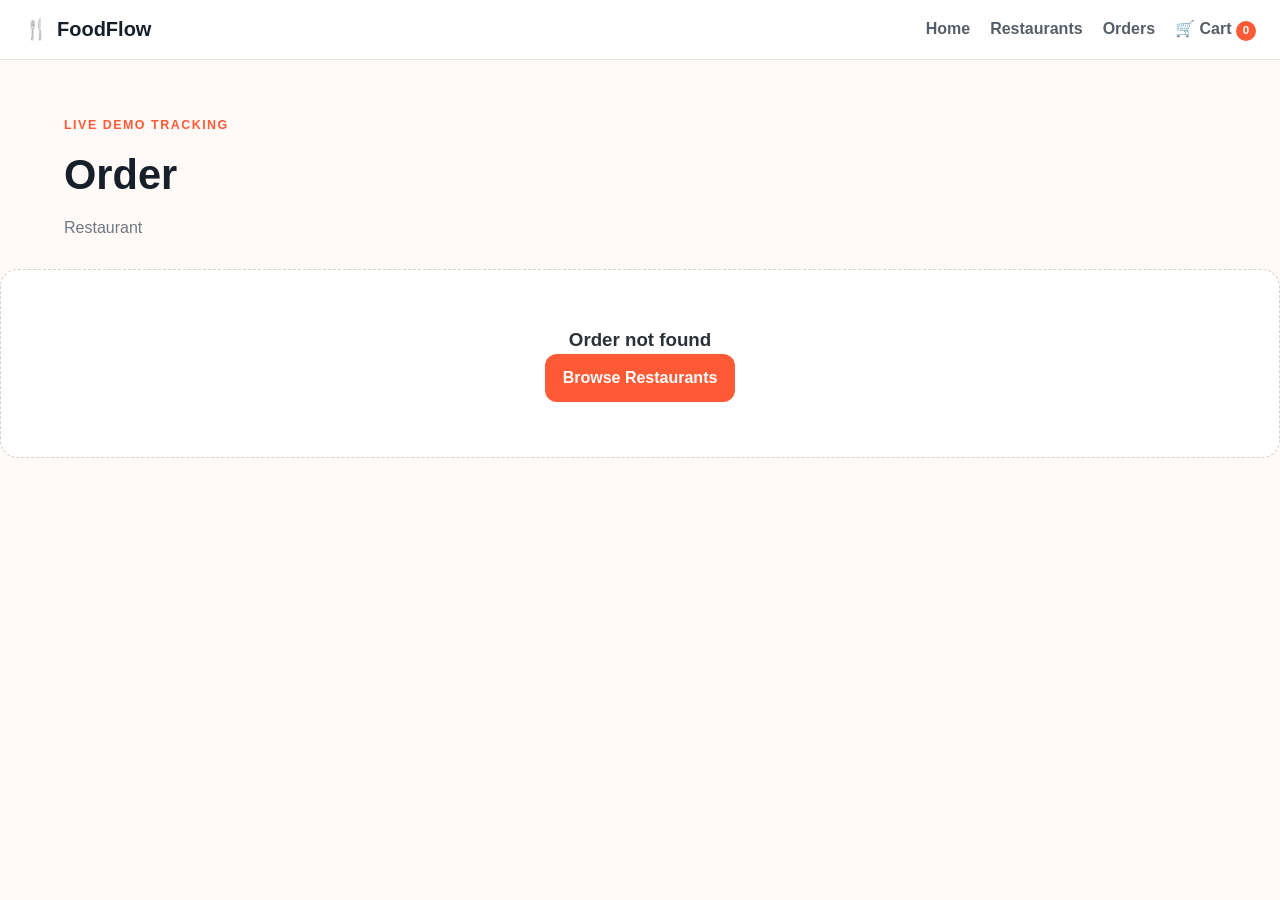
<file: FoodFlow_Complete/pages/tracking.html>
<!DOCTYPE html>
<html lang="en"><head><meta charset="UTF-8"><meta name="viewport" content="width=device-width,initial-scale=1.0"><title>Track Order - FoodFlow</title><link rel="stylesheet" href="../css/style.css"><link rel="stylesheet" href="../css/navbar.css"><link rel="stylesheet" href="../css/responsive.css"><style>.tracking-layout{max-width:1000px;margin:0 auto;padding:10px 24px 70px;display:grid;grid-template-columns:1.1fr .9fr;gap:20px}.timeline{display:grid;gap:0}.timeline-item{display:grid;grid-template-columns:36px 1fr;gap:12px;min-height:68px}.timeline-item>span{width:34px;height:34px;border:2px solid #ddd;border-radius:50%;display:grid;place-items:center;color:#999;font-weight:900;background:#fff}.timeline-item.done>span{background:var(--primary);border-color:var(--primary);color:#fff}.timeline-item strong{display:block;padding-top:5px}.timeline-item p{font-size:.85rem;color:var(--primary)}@media(max-width:800px){.tracking-layout{grid-template-columns:1fr;padding-left:16px;padding-right:16px}}</style></head>
<body><header class="navbar"><a class="logo" href="../index.html">🍴 <span>FoodFlow</span></a><nav class="nav-links"><a href="../index.html">Home</a><a href="restaurants.html">Restaurants</a><a href="orders.html">Orders</a><a href="cart.html">🛒 Cart <span class="cart-count">0</span></a></nav><button class="menu-toggle">☰</button></header>
<main><div class="page-header"><span class="eyebrow">LIVE DEMO TRACKING</span><h1 id="trackingOrderId">Order</h1><p id="trackingRestaurant">Restaurant</p></div><div id="trackingContent"><div class="tracking-layout"><section class="panel"><h3 style="margin-bottom:20px">Order Status</h3><div id="statusTimeline" class="timeline"></div></section><aside class="panel"><h3>Order Details</h3><div id="trackingItems"></div><div class="summary-total"><span>Total</span><strong id="trackingTotal">₹0</strong></div></aside></div></div></main>
<script src="../js/main.js"></script><script src="../js/tracking.js"></script></body></html>
</file>
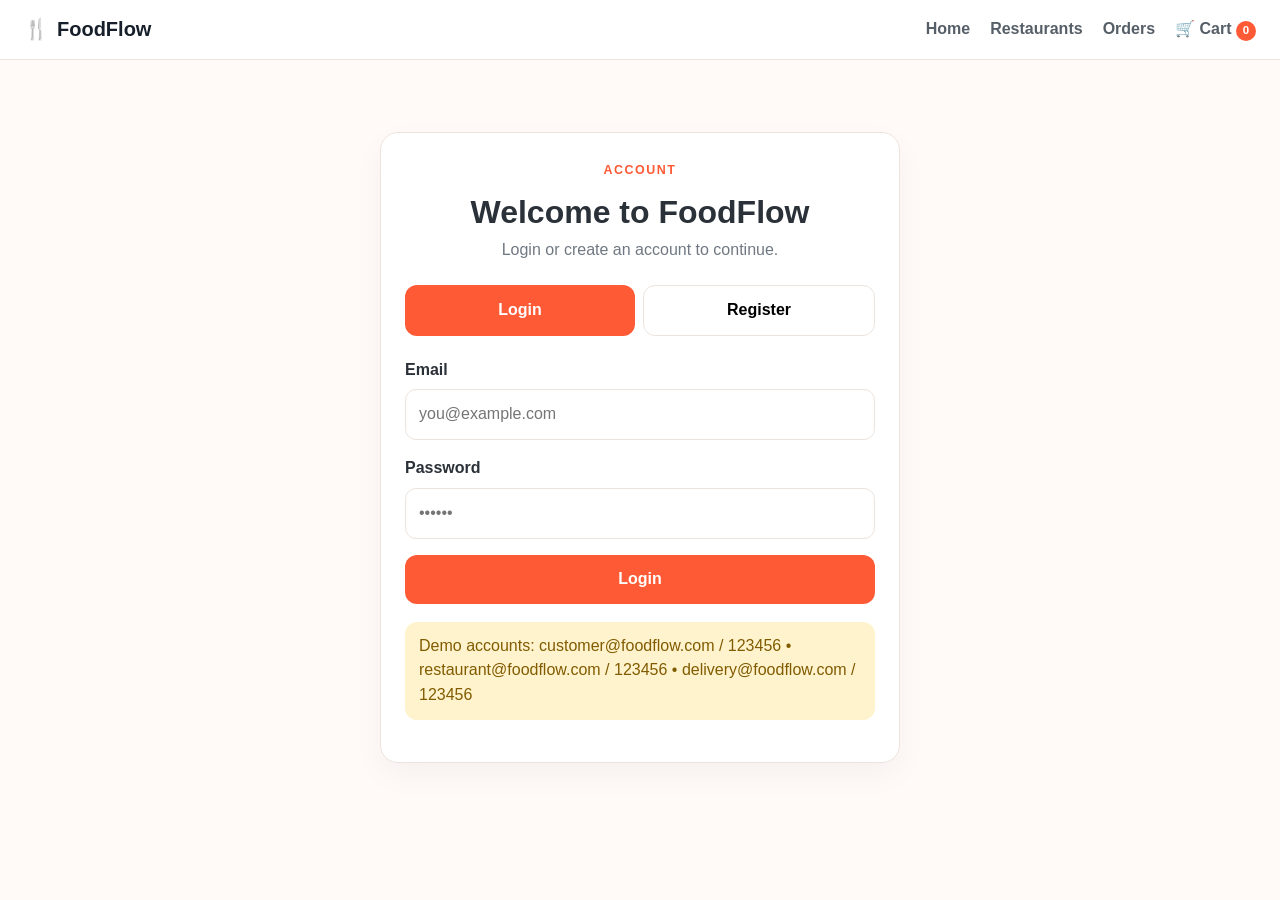
<file: FoodFlow_Complete/restaurant/dashboard.html>
<!DOCTYPE html>
<html lang="en"><head><meta charset="UTF-8"><meta name="viewport" content="width=device-width,initial-scale=1.0"><title>Restaurant Dashboard - FoodFlow</title><link rel="stylesheet" href="../css/style.css"><link rel="stylesheet" href="../css/navbar.css"><link rel="stylesheet" href="../css/responsive.css"><style>.dash-grid{max-width:1200px;margin:auto;padding:20px 24px 70px}.stats{display:grid;grid-template-columns:repeat(4,1fr);gap:15px;margin-bottom:20px}.stat{background:#fff;border:1px solid var(--border);padding:20px;border-radius:16px}.stat small{color:var(--muted)}.stat strong{display:block;font-size:2rem;margin-top:6px}@media(max-width:800px){.stats{grid-template-columns:repeat(2,1fr)}}</style></head>
<body data-role="restaurant"><header class="navbar"><a class="logo" href="../index.html">🍴 <span>FoodFlow</span></a><nav class="nav-links"><a href="dashboard.html">Dashboard</a><a href="menu-management.html">Menu</a><a href="orders.html">Orders</a><a href="../index.html">Customer View</a><a href="#" data-logout>Logout</a></nav><button class="menu-toggle">☰</button></header>
<main><div class="page-header"><span class="eyebrow">RESTAURANT PANEL</span><h1>Restaurant Dashboard</h1><p>Manage your FoodFlow restaurant and incoming orders.</p></div><div class="dash-grid"><div class="stats"><div class="stat"><small>Total Orders</small><strong data-stat="orders">0</strong></div><div class="stat"><small>Pending</small><strong data-stat="pending">0</strong></div><div class="stat"><small>Total Sales</small><strong data-stat="sales">₹0</strong></div><div class="stat"><small>Customers</small><strong data-stat="customers">0</strong></div></div><h2 style="margin:24px 0 14px">Recent Orders</h2><div data-order-list></div></div></main><script src="../js/auth.js"></script><script src="../js/dashboard.js"></script></body></html>
</file>
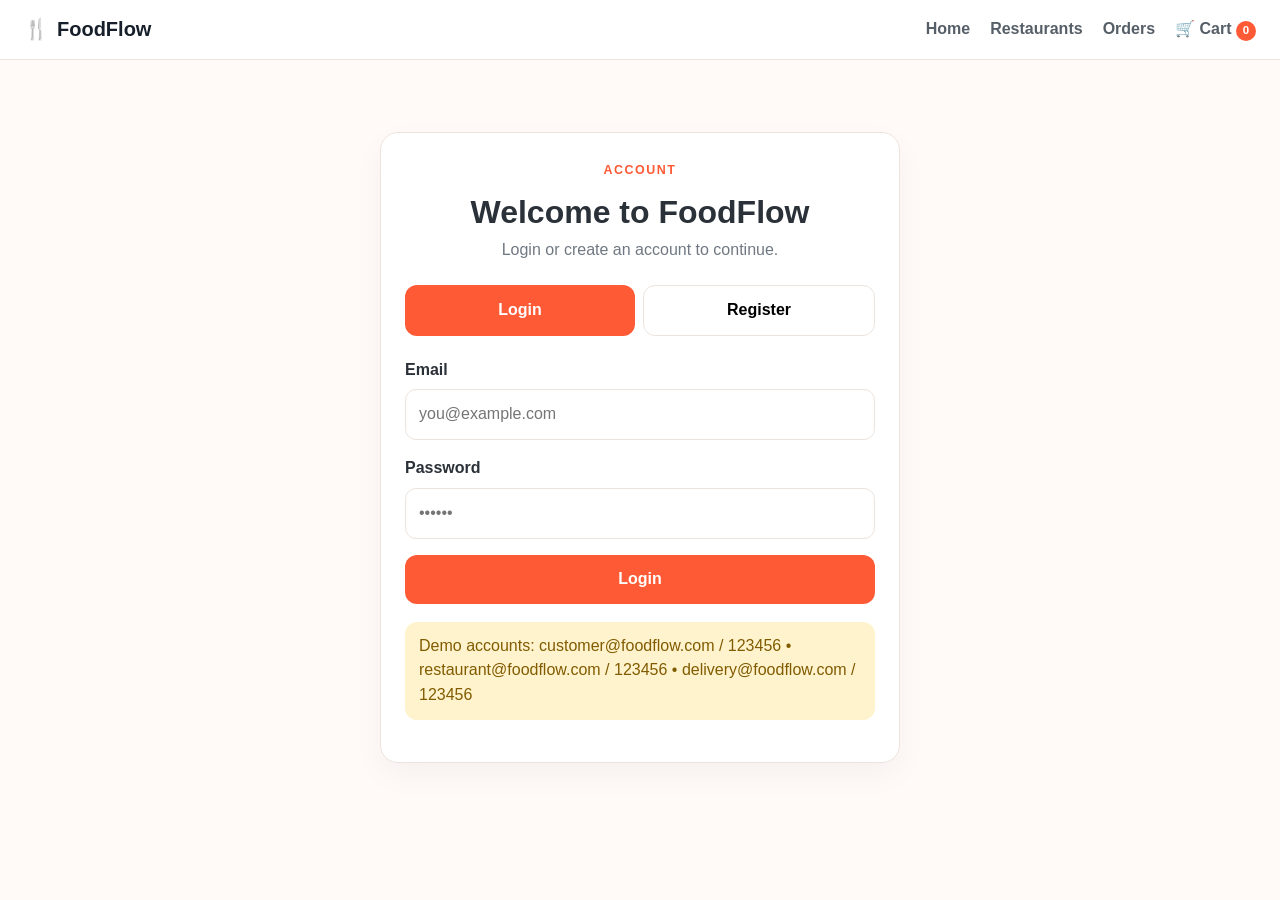
<file: FoodFlow_Complete/restaurant/menu-management.html>
<!DOCTYPE html>
<html lang="en"><head><meta charset="UTF-8"><meta name="viewport" content="width=device-width,initial-scale=1.0"><title>Menu Management - FoodFlow</title><link rel="stylesheet" href="../css/style.css"><link rel="stylesheet" href="../css/navbar.css"><link rel="stylesheet" href="../css/responsive.css"><style>.manage-layout{max-width:1000px;margin:auto;padding:10px 24px 70px}.menu-manage-row{display:grid;grid-template-columns:1fr 140px 140px 80px;gap:10px;align-items:center;padding:12px 0;border-bottom:1px solid var(--border)}@media(max-width:650px){.menu-manage-row{grid-template-columns:1fr 100px;}.menu-manage-row>*:nth-child(3),.menu-manage-row>*:nth-child(4){grid-column:2}}</style></head>
<body data-role="restaurant"><header class="navbar"><a class="logo" href="../index.html">🍴 <span>FoodFlow</span></a><nav class="nav-links"><a href="dashboard.html">Dashboard</a><a href="menu-management.html">Menu</a><a href="orders.html">Orders</a><a href="#" data-logout>Logout</a></nav><button class="menu-toggle">☰</button></header>
<main><div class="page-header"><span class="eyebrow">MENU</span><h1>Menu Management</h1><p>Add a demo item to the Spice Garden menu.</p></div><div class="manage-layout"><div class="panel"><div style="display:grid;grid-template-columns:1fr 140px 140px auto;gap:10px;align-items:end"><div class="form-group" style="margin:0"><label>Name</label><input id="newName" placeholder="New item"></div><div class="form-group" style="margin:0"><label>Price</label><input id="newPrice" type="number" min="1" placeholder="199"></div><div class="form-group" style="margin:0"><label>Category</label><select id="newCategory"><option>Main Course</option><option>Starters</option><option>Desserts</option><option>Drinks</option></select></div><button id="addMenu" class="btn btn-primary">Add</button></div></div><div class="panel" style="margin-top:16px"><h3>Current Items</h3><div id="menuManageList"></div></div></div></main>
<script src="../js/auth.js"></script><script src="../js/menu.js"></script><script>
document.addEventListener("DOMContentLoaded",()=>{
 if(!FoodFlowAuth.getCurrentUser()||FoodFlowAuth.getCurrentUser().role!=="restaurant"){location.href="../pages/login.html";return}
 const key="foodflowCustomMenu"; const base=JSON.parse(localStorage.getItem(key)||"[]");
 const list=document.getElementById("menuManageList");
 function render(){const data=JSON.parse(localStorage.getItem(key)||"[]");list.innerHTML=(data.length?data:MENU_DATA["spice-garden"].map(x=>({id:x[0],name:x[1],category:x[2],price:x[3],emoji:x[4]}))).map(i=>`<div class="menu-manage-row"><strong>${i.emoji||"🍽️"} ${i.name}</strong><span>${i.category}</span><span>₹${i.price}</span><button class="btn btn-danger" onclick="removeItem('${i.id}')">Delete</button></div>`).join("")}
 window.removeItem=id=>{const data=JSON.parse(localStorage.getItem(key)||"[]");localStorage.setItem(key,JSON.stringify(data.filter(i=>i.id!==id)));render()};
 document.getElementById("addMenu").onclick=()=>{const name=document.getElementById("newName").value.trim(),price=Number(document.getElementById("newPrice").value),category=document.getElementById("newCategory").value;if(!name||!price)return;const data=JSON.parse(localStorage.getItem(key)||"[]");data.push({id:"custom"+Date.now(),name,category,price,emoji:"🍽️"});localStorage.setItem(key,JSON.stringify(data));render()};
 render();
});
</script></body></html>
</file>
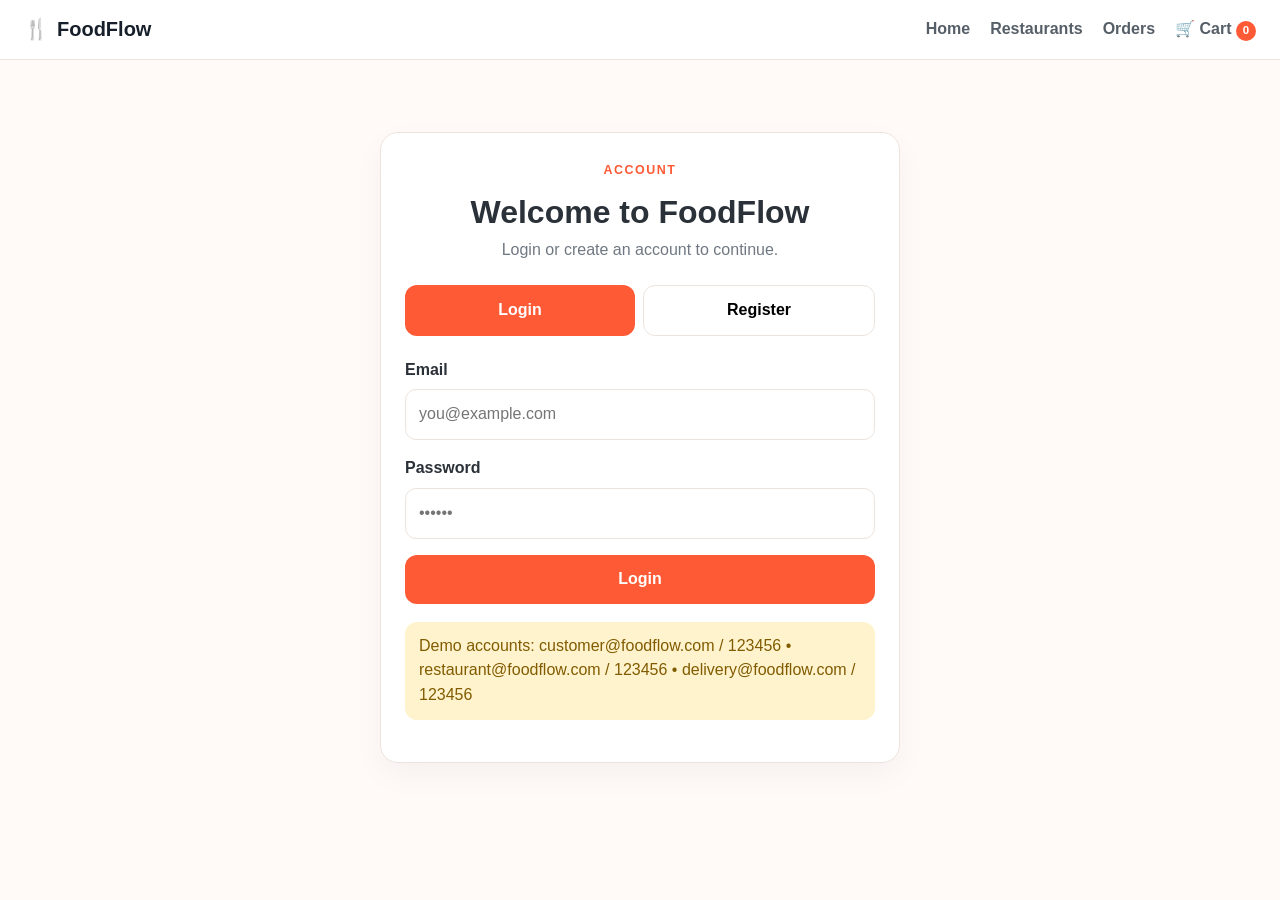
<file: FoodFlow_Complete/restaurant/orders.html>
<!DOCTYPE html>
<html lang="en"><head><meta charset="UTF-8"><meta name="viewport" content="width=device-width,initial-scale=1.0"><title>Restaurant Orders - FoodFlow</title><link rel="stylesheet" href="../css/style.css"><link rel="stylesheet" href="../css/navbar.css"><link rel="stylesheet" href="../css/responsive.css"></head>
<body data-role="restaurant"><header class="navbar"><a class="logo" href="../index.html">🍴 <span>FoodFlow</span></a><nav class="nav-links"><a href="dashboard.html">Dashboard</a><a href="menu-management.html">Menu</a><a href="orders.html">Orders</a><a href="#" data-logout>Logout</a></nav><button class="menu-toggle">☰</button></header>
<main><div class="page-header"><span class="eyebrow">ORDERS</span><h1>Incoming Orders</h1><p>Confirm, prepare and hand over orders.</p></div><section class="section" style="padding-top:10px;max-width:1000px"><div data-order-list></div></section></main><script src="../js/auth.js"></script><script src="../js/dashboard.js"></script></body></html>
</file>
<file: FoodFlow_Complete/css/style.css>
:root{
  --primary:#ff5a36;
  --primary-dark:#e54624;
  --dark:#17202a;
  --text:#2b3138;
  --muted:#6f7882;
  --bg:#fffaf7;
  --card:#ffffff;
  --border:#ece5df;
  --soft:#fff2ea;
  --shadow:0 14px 35px rgba(28,20,15,.09);
  --radius:18px;
}
*{box-sizing:border-box;margin:0;padding:0}
html{scroll-behavior:smooth}
body{font-family:Inter,Segoe UI,Arial,sans-serif;background:var(--bg);color:var(--text);line-height:1.55}
a{text-decoration:none;color:inherit}
button,input,select{font:inherit}
button{cursor:pointer;border:0}
img{max-width:100%;display:block}
main{min-height:70vh}
.section{max-width:1200px;margin:0 auto;padding:72px 24px}
.soft-section{max-width:none;background:#fff}
.eyebrow{display:inline-block;font-size:.78rem;font-weight:800;letter-spacing:.12em;color:var(--primary);margin-bottom:8px}
.section-heading{display:flex;align-items:end;justify-content:space-between;gap:20px;margin-bottom:28px}
.section-heading h2{font-size:clamp(1.7rem,3vw,2.4rem);color:var(--dark)}
.section-heading>a{color:var(--primary);font-weight:700}
.btn{display:inline-flex;align-items:center;justify-content:center;border-radius:12px;padding:12px 18px;font-weight:800;transition:.2s}
.btn-primary{background:var(--primary);color:#fff}
.btn-primary:hover{background:var(--primary-dark);transform:translateY(-1px)}
.btn-light{background:#fff;border:1px solid var(--border)}
.btn-small{padding:9px 14px;background:#fff3ed;color:var(--primary)}
.btn-danger{background:#fee2e2;color:#b42318}
.btn-success{background:#e8f7ef;color:#138a51}
.hero{min-height:650px;display:grid;grid-template-columns:1.05fr .95fr;align-items:center;gap:40px;max-width:1200px;margin:0 auto;padding:75px 24px 55px}
.hero h1{font-size:clamp(3rem,6vw,5.2rem);line-height:1.03;color:var(--dark);margin-bottom:20px}
.hero h1 span{color:var(--primary)}
.hero p{font-size:1.08rem;color:var(--muted);max-width:630px;margin-bottom:24px}
.search-box{display:flex;gap:10px;background:#fff;padding:8px;border:1px solid var(--border);border-radius:15px;box-shadow:var(--shadow);max-width:650px}
.search-box input{flex:1;border:0;outline:0;padding:10px 12px;background:transparent}
.hero-actions{display:flex;gap:12px;flex-wrap:wrap;margin-top:18px}
.hero-art{min-height:420px;position:relative;display:grid;place-items:center}
.food-circle{width:260px;height:260px;border-radius:50%;background:linear-gradient(135deg,#ffd8c8,#fff);display:grid;place-items:center;font-size:7rem;box-shadow:0 30px 80px rgba(255,90,54,.18);position:relative;z-index:2}
.food-orbit{position:absolute;border:1px dashed #f4c2b3;border-radius:50%}
.orbit-1{width:360px;height:360px}.orbit-2{width:460px;height:460px}
.floating-food{position:absolute;font-size:2.6rem;background:#fff;width:70px;height:70px;display:grid;place-items:center;border-radius:22px;box-shadow:var(--shadow);z-index:3}
.f1{top:15%;left:12%}.f2{top:10%;right:14%}.f3{bottom:15%;left:17%}.f4{bottom:12%;right:10%}
.category-grid{display:grid;grid-template-columns:repeat(6,1fr);gap:16px}
.category-card{background:#fff;border:1px solid var(--border);padding:24px 14px;border-radius:18px;text-align:left;display:flex;flex-direction:column;gap:6px;transition:.2s}
.category-card:hover{transform:translateY(-4px);box-shadow:var(--shadow);border-color:#ffd0c2}
.category-card span{font-size:2.4rem}.category-card strong{font-size:1rem}.category-card small{color:var(--muted)}
.steps-container{display:grid;grid-template-columns:repeat(3,1fr);gap:22px}
.steps-container>div{background:#fff;border:1px solid var(--border);padding:28px;border-radius:18px;box-shadow:0 7px 25px rgba(0,0,0,.03)}
.steps-container span{font-size:.8rem;font-weight:900;color:var(--primary)}
.steps-container h3{font-size:1.5rem;margin:7px 0}.steps-container p{color:var(--muted)}
.footer{background:#191817;color:#eee;margin-top:40px}.footer-container{max-width:1200px;margin:auto;padding:55px 24px;display:grid;grid-template-columns:2fr 1fr 1fr;gap:36px}.footer .logo{font-size:1.3rem;font-weight:900;margin-bottom:12px}.footer p,.footer a{color:#b7b2ae}.footer h4{margin-bottom:12px}.footer a,.footer div>p{display:block;margin:7px 0}.footer-bottom{border-top:1px solid #35312e;text-align:center;padding:16px;color:#8f8884}
.page-header{max-width:1200px;margin:0 auto;padding:52px 24px 28px}.page-header h1{font-size:2.6rem;color:var(--dark)}.page-header p{color:var(--muted);margin-top:8px}
.form-card,.panel{background:#fff;border:1px solid var(--border);border-radius:18px;padding:24px;box-shadow:0 12px 32px rgba(0,0,0,.04)}
.form-group{margin-bottom:16px}.form-group label{display:block;font-weight:700;margin-bottom:7px}.form-group input,.form-group select,.form-group textarea{width:100%;padding:12px 13px;border:1px solid var(--border);border-radius:11px;outline:none;background:#fff}.form-group input:focus,.form-group select:focus,.form-group textarea:focus{border-color:#ffad98;box-shadow:0 0 0 3px rgba(255,90,54,.08)}
.muted{color:var(--muted)}.center{text-align:center}
.table-wrap{overflow:auto}.data-table{width:100%;border-collapse:collapse}.data-table th,.data-table td{padding:13px;border-bottom:1px solid var(--border);text-align:left;white-space:nowrap}.data-table th{background:#fff7f2}.badge{display:inline-flex;padding:5px 9px;border-radius:999px;font-size:.78rem;font-weight:800;background:#f3f4f6}.badge.orange{background:#fff0e9;color:#c64220}.badge.green{background:#e8f7ef;color:#138a51}.badge.blue{background:#eaf2ff;color:#2459c7}.badge.red{background:#ffeaea;color:#b42318}
.notice{padding:12px 14px;border-radius:12px;background:#fff3cd;color:#815b00;margin-bottom:18px}.empty-state{padding:55px 20px;text-align:center;border:1px dashed #d7cfc8;border-radius:18px;background:#fff}
</file>
<file: FoodFlow_Complete/css/navbar.css>
.navbar{position:sticky;top:0;z-index:1000;background:rgba(255,255,255,.92);backdrop-filter:blur(14px);border-bottom:1px solid rgba(230,220,213,.75);display:flex;align-items:center;justify-content:space-between;padding:14px 24px}.logo{font-weight:900;font-size:1.25rem;display:flex;align-items:center;gap:8px;color:var(--dark)}.nav-links{display:flex;align-items:center;gap:20px}.nav-links a{font-weight:700;color:#565f68}.nav-links a:hover{color:var(--primary)}.cart-link{position:relative}.cart-count{display:inline-grid;place-items:center;min-width:20px;height:20px;padding:0 5px;border-radius:999px;background:var(--primary);color:#fff;font-size:.72rem}.menu-toggle{display:none;background:none;font-size:1.5rem}
</file>
<file: FoodFlow_Complete/css/cards.css>
.restaurant-grid{display:grid;grid-template-columns:repeat(3,1fr);gap:20px}.restaurant-card{background:#fff;border:1px solid var(--border);border-radius:18px;overflow:hidden;box-shadow:0 10px 28px rgba(0,0,0,.04);transition:.2s}.restaurant-card:hover{transform:translateY(-4px);box-shadow:var(--shadow)}.restaurant-cover{height:180px;display:grid;place-items:center;font-size:5rem}.gradient-1{background:linear-gradient(135deg,#ffd7c9,#fff0ea)}.gradient-2{background:linear-gradient(135deg,#ffe2a9,#fff4db)}.gradient-3{background:linear-gradient(135deg,#d7f1ff,#eefaff)}.restaurant-body{padding:18px}.card-row{display:flex;justify-content:space-between;align-items:center;gap:10px}.restaurant-body h3{font-size:1.2rem}.restaurant-body p{color:var(--muted);margin:6px 0 14px}.rating{font-weight:800;color:#c46b12;background:#fff5df;padding:5px 8px;border-radius:9px;font-size:.84rem}
</file>
<file: FoodFlow_Complete/css/responsive.css>
@media(max-width:1000px){.category-grid{grid-template-columns:repeat(3,1fr)}.restaurant-grid{grid-template-columns:repeat(2,1fr)}.hero{grid-template-columns:1fr}.hero-art{min-height:340px}.footer-container{grid-template-columns:1.6fr 1fr 1fr}}
@media(max-width:700px){.navbar{padding:12px 16px}.menu-toggle{display:block}.nav-links{position:absolute;left:0;right:0;top:100%;background:#fff;display:none;flex-direction:column;align-items:stretch;padding:12px 16px 20px;border-bottom:1px solid var(--border);box-shadow:0 12px 25px rgba(0,0,0,.08)}.nav-links.open{display:flex}.nav-links a{padding:9px 0}.section{padding:54px 16px}.page-header{padding:40px 16px 22px}.hero{padding:55px 16px 25px;min-height:auto}.hero h1{font-size:3rem}.hero-art{min-height:300px}.food-circle{width:190px;height:190px;font-size:5rem}.orbit-1{width:270px;height:270px}.orbit-2{width:330px;height:330px}.floating-food{width:54px;height:54px;font-size:1.8rem}.category-grid,.restaurant-grid,.steps-container,.footer-container{grid-template-columns:1fr}.search-box{flex-direction:column;background:transparent;border:0;box-shadow:none;padding:0}.search-box input{background:#fff;border:1px solid var(--border);border-radius:11px}.search-box button{width:100%}}
@media(max-width:450px){.hero h1{font-size:2.45rem}.section-heading{align-items:flex-start;flex-direction:column;gap:7px}.hero-actions{flex-direction:column}.hero-actions .btn{width:100%}}
</file>
